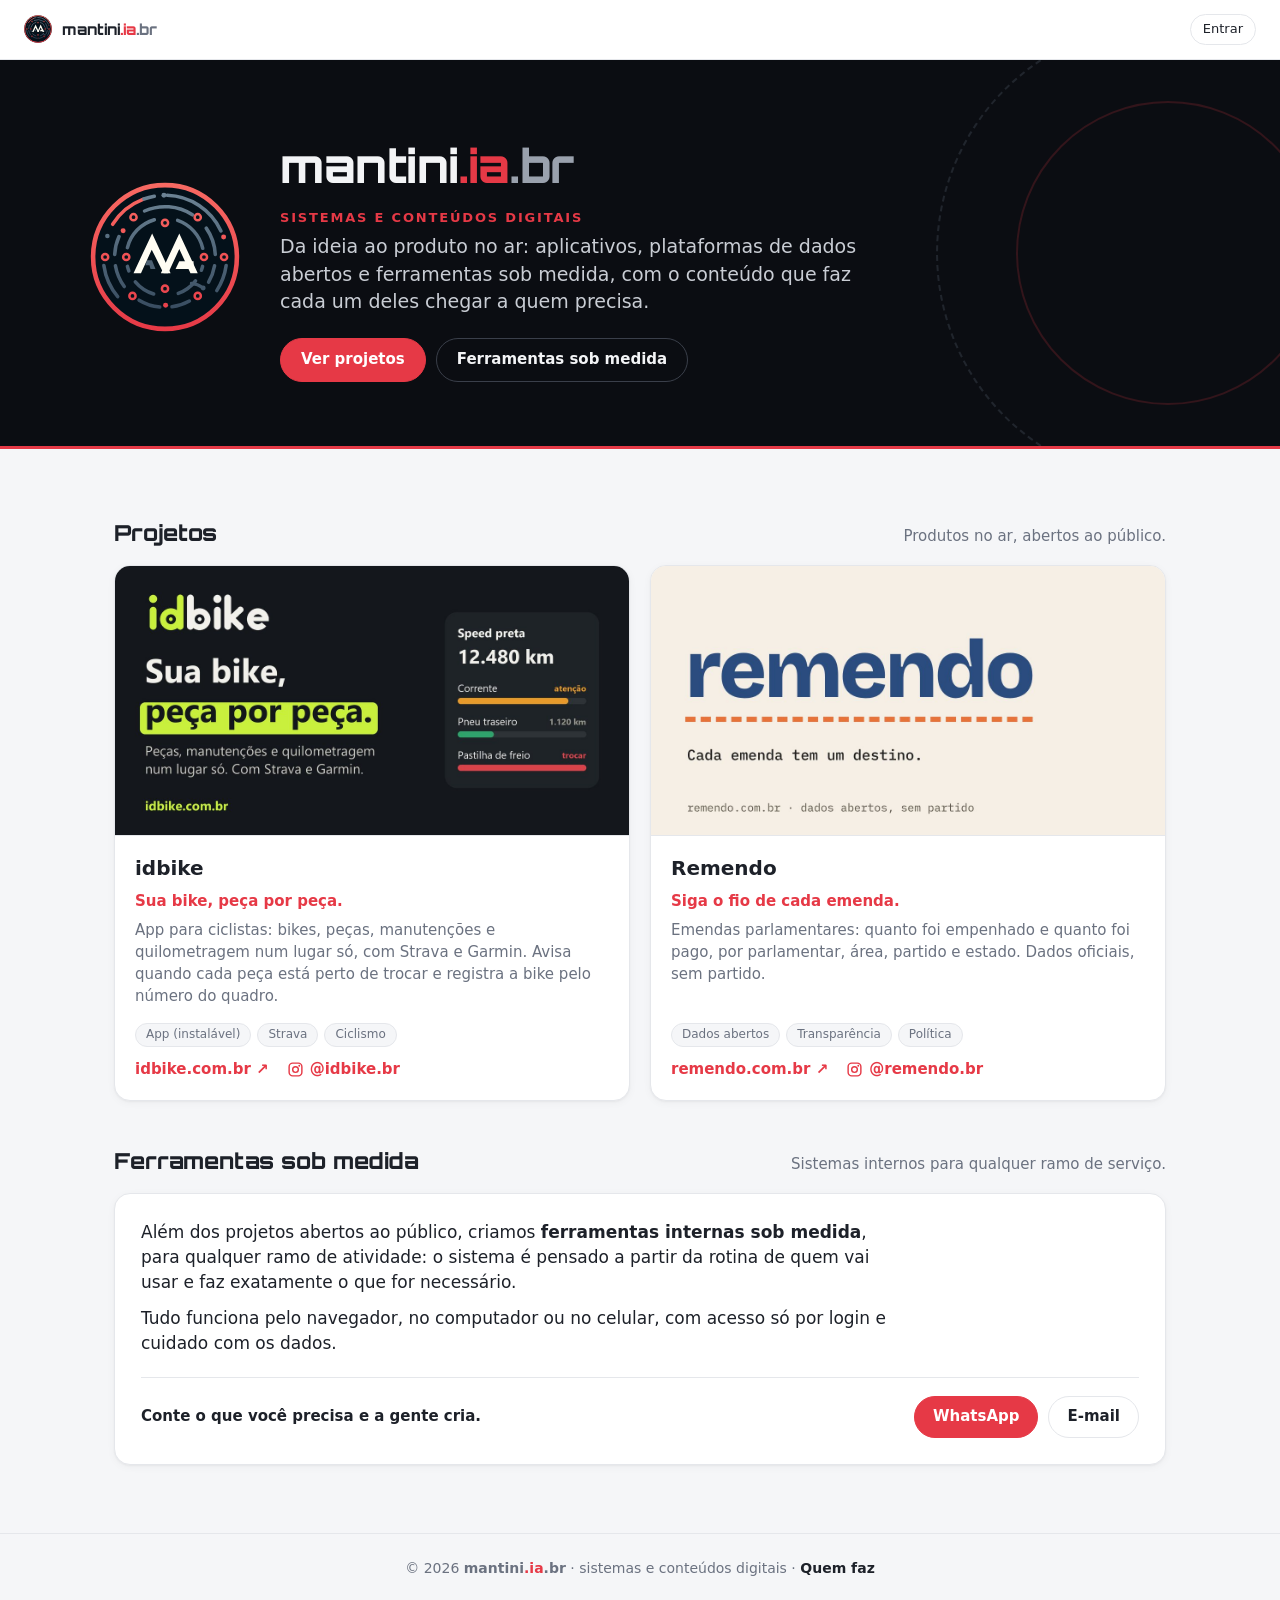
<file: index.html>
<!doctype html>
<html lang="pt-BR">
<head>
  <meta charset="utf-8">
  <meta name="viewport" content="width=device-width, initial-scale=1">
  <title>mantini.ia.br — sistemas e conteúdos digitais</title>
  <meta name="description" content="mantini.ia.br: produção de sistemas e conteúdos digitais. Conheça o idbike e o Remendo, e peça ferramentas internas sob medida para o seu trabalho.">
  <meta property="og:title" content="mantini.ia.br — sistemas e conteúdos digitais">
  <meta property="og:description" content="Produção de sistemas e conteúdos digitais: da ideia ao produto no ar. idbike, Remendo e mais.">
  <meta property="og:image" content="https://www.mantini.ia.br/assets/icon-512.png?v=20261121">
  <meta property="og:type" content="website">
  <link rel="stylesheet" href="assets/base.css?v=20261118a">
  <link rel="icon" href="assets/icon.svg?v=20261121">
  <link rel="icon" type="image/png" sizes="32x32" href="assets/favicon-32.png?v=20261121">
  <link rel="apple-touch-icon" href="assets/icon-512.png?v=20261121">
  <style>
    html { scroll-behavior: smooth; }
    main { max-width: 1100px; }

    /* ---------- apresentação ---------- */
    .hero {
      background: #0b0d12; color: #f3f4f6; position: relative; overflow: hidden;
      padding: 72px 24px 64px; border-bottom: 3px solid var(--accent);
    }
    .hero::before, .hero::after { /* órbitas do símbolo, ao fundo */
      content: ''; position: absolute; top: 50%; border-radius: 50%; transform: translateY(-50%); pointer-events: none;
    }
    .hero::before { right: -120px; width: 460px; height: 460px; border: 2px dashed rgba(91, 101, 115, .28); }
    .hero::after { right: -40px; width: 300px; height: 300px; border: 2px solid rgba(230, 57, 70, .18); }
    .hero-in { max-width: 1100px; margin: 0 auto; display: flex; gap: 40px; align-items: center; position: relative; }
    .hero-in > img { width: 150px; height: 150px; flex: none; }
    .hero h1 { font-family: 'Orbitron', system-ui, sans-serif; font-weight: 800; font-size: clamp(30px, 5vw, 46px); margin: 0 0 10px; letter-spacing: -.01em; }
    .hero .tag-hero { text-transform: uppercase; letter-spacing: .14em; font-size: 13px; font-weight: 700; color: var(--accent); margin: 0 0 6px; }
    .hero h1 .ia { color: var(--accent); } .hero h1 .tld { color: #9aa1ad; font-weight: 800; }
    .hero p.lead { font-size: 19px; color: #c9cdd4; margin: 0 0 22px; max-width: 620px; }
    .hero .cta { display: flex; gap: 10px; flex-wrap: wrap; }
    .hero .cta a { border-radius: 999px; padding: 10px 20px; font-weight: 600; }
    .hero .cta .principal { background: var(--accent); color: #fff; border: 1px solid var(--accent); }
    .hero .cta .secundario { color: #f3f4f6; border: 1px solid #3a3f4a; }
    .hero .cta a:hover { text-decoration: none; filter: brightness(1.1); }
    @media (max-width: 700px) { .hero-in { flex-direction: column; text-align: center; gap: 20px; } .hero-in > img { width: 110px; height: 110px; } .hero .cta { justify-content: center; } .hero::before, .hero::after { display: none; } }

    /* ---------- seções ---------- */
    section.bloco { margin: 44px 0; }
    .titulo-secao { display: flex; align-items: baseline; justify-content: space-between; gap: 12px; flex-wrap: wrap; margin-bottom: 16px; }
    .titulo-secao h2 { font-family: 'Orbitron', system-ui, sans-serif; font-size: 22px; margin: 0; }
    .titulo-secao p { margin: 0; color: var(--muted); }

    /* projetos públicos */
    .projetos { display: grid; grid-template-columns: repeat(auto-fit, minmax(320px, 1fr)); gap: 20px; }
    .projeto { display: flex; flex-direction: column; background: var(--card); border: 1px solid var(--line); border-radius: 16px; overflow: hidden; color: var(--text); box-shadow: var(--shadow); transition: transform .15s, border-color .15s; }
    .projeto:hover { transform: translateY(-3px); border-color: var(--accent); text-decoration: none; }
    .projeto img { width: 100%; height: auto; aspect-ratio: 1200 / 630; object-fit: cover; display: block; border-bottom: 1px solid var(--line); }
    .projeto .corpo { padding: 18px 20px 20px; display: flex; flex-direction: column; gap: 8px; flex: 1; }
    .projeto h3 { margin: 0; font-size: 20px; }
    .projeto .slogan { color: var(--accent); font-weight: 600; margin: 0; }
    .projeto p { margin: 0; color: var(--muted); }
    .projeto .tags { display: flex; gap: 6px; flex-wrap: wrap; margin-top: auto; padding-top: 8px; }
    .projeto .tags span { font-size: 12px; padding: 2px 10px; border-radius: 999px; background: var(--bg); border: 1px solid var(--line); color: var(--muted); }
    .projeto h3 a { color: var(--text); }
    .projeto .links { display: flex; flex-wrap: wrap; gap: 8px 18px; padding-top: 4px; }
    .projeto .links a { font-weight: 600; color: var(--accent); display: inline-flex; align-items: center; gap: 6px; }
    .projeto .links svg { width: 17px; height: 17px; }

    /* ferramentas internas */
    .sys { display: flex; flex-direction: column; gap: 8px; color: var(--text); }
    .sys:hover { border-color: var(--accent); text-decoration: none; }
    .sys .ico { width: 52px; height: 52px; }
    .sys h3 { margin: 0; font-size: 17px; }
    .soon { opacity: .55; pointer-events: none; }
    .sys.sem-acesso { opacity: .5; cursor: not-allowed; }
    .sys.sem-acesso:hover { border-color: var(--line); }
    .sys .sem { display: none; font-size: 12px; color: var(--muted); }
    .sys.sem-acesso .sem { display: block; }

    /* sob medida (público) */
    .sob-medida { background: var(--card); border: 1px solid var(--line); border-radius: 16px; padding: 26px; box-shadow: var(--shadow); }
    .sob-medida > p.intro { margin: 0 0 12px; font-size: 17px; max-width: 760px; }
    .contato-sm { display: flex; align-items: center; justify-content: space-between; gap: 14px; flex-wrap: wrap; margin-top: 22px; padding-top: 18px; border-top: 1px solid var(--line); }
    .contato-sm p { margin: 0; font-weight: 600; }
    .contato-sm .botoes { display: flex; gap: 10px; flex-wrap: wrap; }
    .contato-sm a { border-radius: 999px; padding: 9px 18px; font-weight: 600; border: 1px solid var(--line); color: var(--text); }
    .contato-sm a.principal { background: var(--accent); border-color: var(--accent); color: #fff; }
    .contato-sm a:hover { text-decoration: none; filter: brightness(1.05); }

    footer.rodape { border-top: 1px solid var(--line); padding: 24px; text-align: center; color: var(--muted); font-size: 14px; }
    footer.rodape a { color: var(--text); font-weight: 600; }
    footer.rodape .ia { color: var(--accent); }
  </style>
</head>
<body>
  <header class="topbar"><a class="brand" href="./"><img src="assets/icon.svg?v=20261121" width="28" height="28" alt=""><span>mantini<span class="ia">.ia</span><span class="tld">.br</span></span></a><span class="spacer"></span><span id="user-slot"></span></header>

  <div class="hero">
    <div class="hero-in">
      <img src="assets/icon.svg?v=20261121" width="150" height="150" alt="">
      <div>
        <h1>mantini<span class="ia">.ia</span><span class="tld">.br</span></h1>
        <p class="tag-hero">Sistemas e conteúdos digitais</p>
        <p class="lead">Da ideia ao produto no ar: aplicativos, plataformas de dados abertos e ferramentas sob medida, com o conteúdo que faz cada um deles chegar a quem precisa.</p>
        <div class="cta">
          <a class="principal" href="#projetos">Ver projetos</a>
          <a class="secundario" id="cta-2" href="#sob-medida">Ferramentas sob medida</a>
        </div>
      </div>
    </div>
  </div>

  <main>
    <div id="ferramentas-slot"></div>
    <template id="tpl-ferramentas">
    <!-- ===================== FERRAMENTAS INTERNAS (só com login) ===================== -->
    <section class="bloco" id="ferramentas">
      <div class="titulo-secao">
        <h2>Ferramentas internas</h2>
        <p>Sistemas liberados para a sua conta.</p>
      </div>
      <div id="aud-portal" class="notice hidden"></div>
      <div class="grid">
        <a class="card sys" href="in_clock/" data-sistema="in_clock">
          <img class="ico" src="assets/sistemas/in_clock.svg?v=20261121" alt="">
          <h3>in_clock</h3><span class="sem">Sem acesso — fale com o administrador</span>
          <span class="muted small">Cronômetro de tarefas (categoria e quantidade), ponto com banco de horas e exportação para .xlsx/CSV.</span>
        </a>
        <a class="card sys" href="processos/" data-sistema="processos">
          <img class="ico" src="assets/sistemas/processos.svg?v=20261121" alt="">
          <h3>Processos</h3><span class="sem">Sem acesso — fale com o administrador</span>
          <span class="muted small">Acompanhamento pessoal de processos: documentos do tribunal, última publicação, audiências com contador de dias e aviso diário por e-mail.</span>
        </a>
        <a class="card sys" href="clientes/" data-sistema="clientes">
          <img class="ico" src="assets/sistemas/clientes.svg?v=20261121" alt="">
          <h3>Clientes</h3><span class="sem">Sem acesso — fale com o administrador</span>
          <span class="muted small">Fichas de clientes, contratos (honorários e outros), parcelas a receber, cobrança pelo WhatsApp e recibo em PDF.</span>
        </a>
        <a class="card sys" href="lgpd/" data-sistema="lgpd">
          <img class="ico" src="assets/sistemas/lgpd.svg?v=20261122" alt="">
          <h3>Kit LGPD</h3><span class="sem">Sem acesso — fale com o administrador</span>
          <span class="muted small">Inventário das operações de tratamento (ROPA) por empresa atendida, com modelos prontos, alertas de base legal, Excel e relatório em PDF.</span>
        </a>
        <a class="card sys" href="videos/">
          <img class="ico" src="assets/sistemas/videos.svg?v=20261125" alt="">
          <h3>Juntar vídeos</h3>
          <span class="muted small">Junta os vídeos .avi da câmera de ação num único MP4 pronto para o YouTube e gera o resumo dos melhores momentos (gols, maior velocidade). Tudo no seu computador, sem enviar os vídeos.</span>
        </a>
        <!-- Novo sistema: copie um bloco acima e aponte o href para a pasta do sistema. -->
        <div class="card sys soon">
          <img class="ico" src="assets/sistemas/novo.svg?v=20261121" alt="">
          <h3>Próximo sistema</h3>
          <span class="muted small">Em breve.</span>
        </div>
      </div>
    </section>
    </template>

    <!-- ===================== PROJETOS ===================== -->
    <section class="bloco" id="projetos">
      <div class="titulo-secao">
        <h2>Projetos</h2>
        <p>Produtos no ar, abertos ao público.</p>
      </div>
      <div class="projetos">
        <div class="projeto">
          <a href="https://idbike.com.br" target="_blank" rel="noopener" tabindex="-1" aria-hidden="true"><img src="assets/projetos/idbike.jpg" width="1200" height="630" alt="idbike — Sua bike, peça por peça" loading="lazy"></a>
          <div class="corpo">
            <h3><a href="https://idbike.com.br" target="_blank" rel="noopener">idbike</a></h3>
            <p class="slogan">Sua bike, peça por peça.</p>
            <p>App para ciclistas: bikes, peças, manutenções e quilometragem num lugar só, com Strava e Garmin. Avisa quando cada peça está perto de trocar e registra a bike pelo número do quadro.</p>
            <div class="tags"><span>App (instalável)</span><span>Strava</span><span>Ciclismo</span></div>
            <div class="links">
              <a href="https://idbike.com.br" target="_blank" rel="noopener">idbike.com.br ↗</a>
              <a href="https://www.instagram.com/idbike.br/" target="_blank" rel="noopener" class="insta"><svg viewBox="0 0 24 24" aria-hidden="true"><rect x="3" y="3" width="18" height="18" rx="5" fill="none" stroke="currentColor" stroke-width="2"/><circle cx="12" cy="12" r="4" fill="none" stroke="currentColor" stroke-width="2"/><circle cx="17.3" cy="6.7" r="1.3" fill="currentColor"/></svg>@idbike.br</a>
            </div>
          </div>
        </div>
        <div class="projeto">
          <a href="https://remendo.com.br" target="_blank" rel="noopener" tabindex="-1" aria-hidden="true"><img src="assets/projetos/remendo.jpg" width="1200" height="630" alt="Remendo — Cada emenda tem um destino" loading="lazy"></a>
          <div class="corpo">
            <h3><a href="https://remendo.com.br" target="_blank" rel="noopener">Remendo</a></h3>
            <p class="slogan">Siga o fio de cada emenda.</p>
            <p>Emendas parlamentares: quanto foi empenhado e quanto foi pago, por parlamentar, área, partido e estado. Dados oficiais, sem partido.</p>
            <div class="tags"><span>Dados abertos</span><span>Transparência</span><span>Política</span></div>
            <div class="links">
              <a href="https://remendo.com.br" target="_blank" rel="noopener">remendo.com.br ↗</a>
              <a href="https://www.instagram.com/remendo.br/" target="_blank" rel="noopener" class="insta"><svg viewBox="0 0 24 24" aria-hidden="true"><rect x="3" y="3" width="18" height="18" rx="5" fill="none" stroke="currentColor" stroke-width="2"/><circle cx="12" cy="12" r="4" fill="none" stroke="currentColor" stroke-width="2"/><circle cx="17.3" cy="6.7" r="1.3" fill="currentColor"/></svg>@remendo.br</a>
            </div>
          </div>
        </div>
      </div>
    </section>


    <!-- ===================== SOB MEDIDA (público) ===================== -->
    <section class="bloco" id="sob-medida">
      <div class="titulo-secao">
        <h2>Ferramentas sob medida</h2>
        <p>Sistemas internos para qualquer ramo de serviço.</p>
      </div>
      <div class="sob-medida">
        <p class="intro">Além dos projetos abertos ao público, criamos <b>ferramentas internas sob medida</b>, para qualquer ramo de atividade: o sistema é pensado a partir da rotina de quem vai usar e faz exatamente o que for necessário.</p>
        <p class="intro">Tudo funciona pelo navegador, no computador ou no celular, com acesso só por login e cuidado com os dados.</p>
        <div class="contato-sm">
          <p>Conte o que você precisa e a gente cria.</p>
          <div class="botoes">
            <a class="principal" href="https://wa.me/5521995930261?text=Ol%C3%A1!%20Vim%20pelo%20mantini.ia.br%20e%20quero%20conversar%20sobre%20uma%20ferramenta%20sob%20medida." target="_blank" rel="noopener">WhatsApp</a>
            <a href="mailto:pmantinidev@gmail.com?subject=Ferramenta%20sob%20medida%20(mantini.ia.br)">E-mail</a>
          </div>
        </div>
      </div>
    </section>
  </main>

  <footer class="rodape">
    © <span id="ano">2026</span> <b>mantini<span class="ia">.ia</span>.br</b> · sistemas e conteúdos digitais · <a href="quem-faz/">Quem faz</a>
  </footer>

  <script src="assets/vendor/supabase-2.119.0.js"></script>
  <script src="assets/config.js"></script>
  <script src="assets/auth.js?v=20261115a" data-root="./"></script>
  <script src="assets/agenda.js?v=20261116a"></script>
  <script>
    document.getElementById('ano').textContent = new Date().getFullYear();

    // Ferramentas internas: só aparecem para quem está logado (o público vê "Ferramentas sob medida").
    Auth.ready.then(({ user }) => {
      if (!user) return;
      const slot = document.getElementById('ferramentas-slot');
      slot.replaceWith(document.getElementById('tpl-ferramentas').content.cloneNode(true));
      const cta = document.getElementById('cta-2');
      cta.href = '#ferramentas'; cta.textContent = 'Ferramentas internas';
      marcarAcessos();
    });

    // Sistemas liberados para a conta (definidos no admin)
    async function marcarAcessos() {
      const { data: meus } = await Auth.sb.rpc('meus_sistemas');
      const lista = meus || [];
      document.querySelectorAll('a.sys[data-sistema]').forEach((a) => {
        if (lista.includes(a.dataset.sistema)) return;
        a.classList.add('sem-acesso'); a.removeAttribute('href'); a.setAttribute('aria-disabled', 'true');
      });
      if (lista.includes('processos')) avisarAudiencias();
    }

    // Audiências próximas (sistema Processos)
    async function avisarAudiencias() {
      const pf = await Auth.sb.from('preferencias').select('dias_aviso_audiencia').maybeSingle();
      if (pf.data) Agenda.setAvisoDias(pf.data.dias_aviso_audiencia);
      const inicioHoje = new Date(); inicioHoje.setHours(0, 0, 0, 0);
      const { data, error } = await Auth.sb.from('audiencias')
        .select('id, data_hora, tipo, local, realizada, processos!inner(id, numero, titulo, excluido_em)')
        .is('processos.excluido_em', null).eq('realizada', false).gte('data_hora', inicioHoje.toISOString()).order('data_hora');
      if (error || !data) return;
      const prox = Agenda.proximas(data);
      const box = document.getElementById('aud-portal');
      if (!prox.length) return;
      const esc = (t) => String(t ?? '').replace(/[&<>"']/g, (c) => ({ '&': '&amp;', '<': '&lt;', '>': '&gt;', '"': '&quot;', "'": '&#39;' }[c]));
      box.innerHTML = `📅 <b>${prox.length}</b> audiência(s) nos próximos ${Agenda.avisoDias()} dias:<ul style="margin:6px 0 0">` + prox.map((a) =>
        `<li><b>${Agenda.rotulo(a.data_hora)}</b> — ${esc(Agenda.dataHora(a.data_hora))} · ${esc(a.tipo || 'Audiência')} · ` +
        `<a href="processos/#/p/${a.processos.id}">${esc(a.processos.titulo || a.processos.numero)}</a></li>`).join('') + '</ul>';
      box.classList.remove('hidden');
      Agenda.notificar(data, (a) => a.processos, (a) => '/processos/#/p/' + a.processos.id);
    }
  </script>
</body>
</html>
</file>
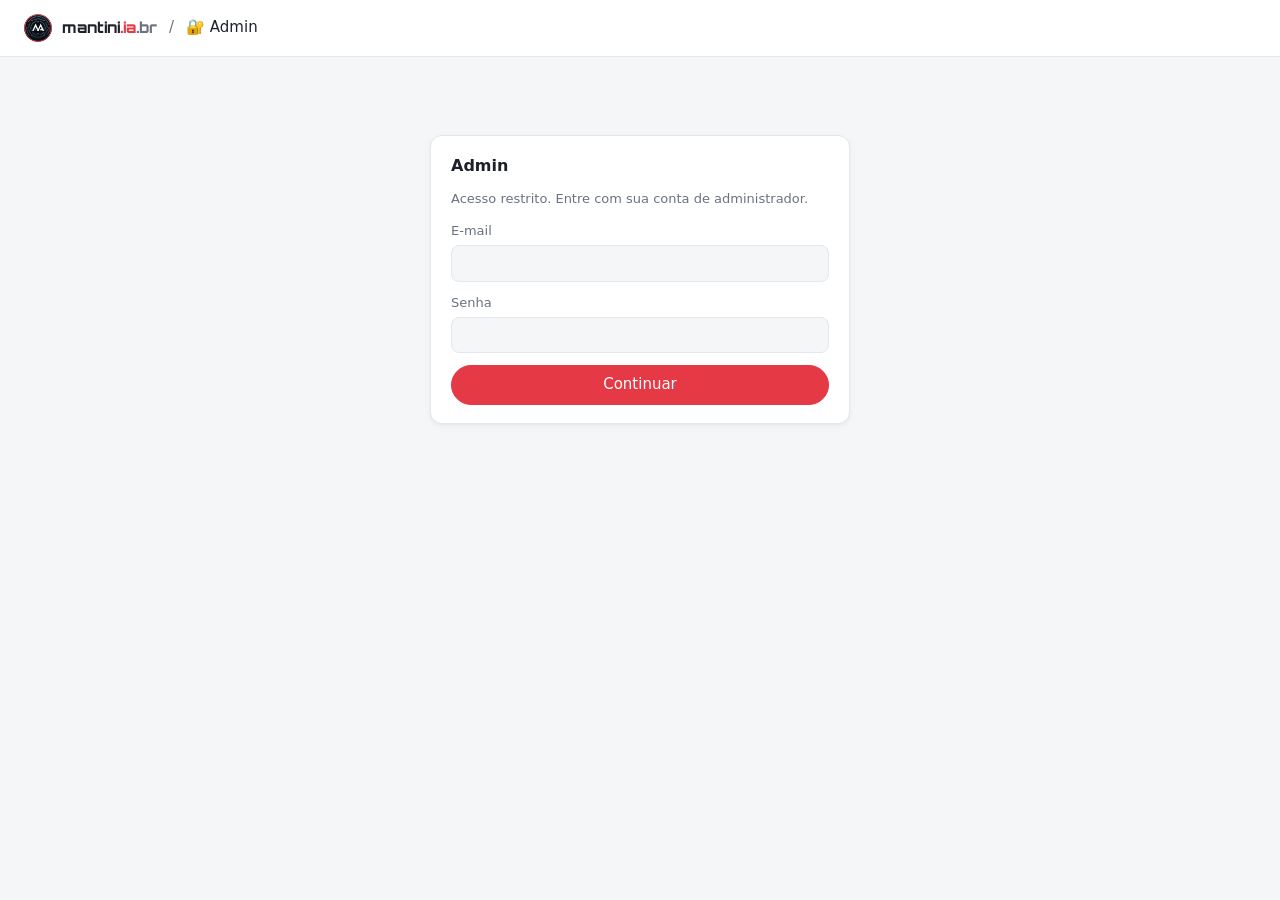
<file: admin/index.html>
<!doctype html>
<html lang="pt-BR">
<head>
  <meta charset="utf-8">
  <meta name="viewport" content="width=device-width, initial-scale=1">
  <!-- Admin: fora do Google, sem cache e sem scripts de fora -->
  <meta name="robots" content="noindex, nofollow">
  <meta http-equiv="Cache-Control" content="no-store">
  <meta http-equiv="Content-Security-Policy" content="default-src 'self'; script-src 'self'; style-src 'self'; img-src 'self' data:; font-src 'self'; connect-src 'self' https://wlgehyqvzqniorgtodrg.supabase.co; object-src 'none'; base-uri 'none'; form-action 'none'">
  <meta name="referrer" content="no-referrer">
  <title>Admin — mantini.ia.br</title>
  <link rel="stylesheet" href="../assets/base.css?v=20261116a">
  <link rel="stylesheet" href="admin.css?v=20261115a">
  <link rel="icon" href="../assets/icon.svg?v=20261121">
  <link rel="icon" type="image/png" sizes="32x32" href="../assets/favicon-32.png?v=20261121">
</head>
<body>
  <header class="topbar">
    <a class="brand" href="../"><img src="../assets/icon.svg?v=20261121" width="28" height="28" alt=""><span>mantini<span class="ia">.ia</span><span class="tld">.br</span></span></a>
    <span class="sep">/</span><span class="sys-name">🔐 Admin</span>
    <span class="spacer"></span>
    <span id="conta" class="hidden"><span id="conta-email" class="muted small"></span> <button id="sair">Sair</button></span>
  </header>

  <main>
    <!-- carregando -->
    <section id="etapa-carregando" class="card box"><p class="muted">Carregando…</p></section>

    <!-- 1. login -->
    <section id="etapa-login" class="card box hidden">
      <h2>Admin</h2>
      <p class="small muted">Acesso restrito. Entre com sua conta de administrador.</p>
      <form id="form-login" class="stack">
        <label class="field">E-mail<input type="email" id="email" autocomplete="username" required></label>
        <label class="field">Senha<input type="password" id="senha" autocomplete="current-password" required></label>
        <button class="primary" type="submit">Continuar</button>
      </form>
    </section>

    <!-- 2a. código do autenticador -->
    <section id="etapa-totp" class="card box hidden">
      <h2>Código do autenticador</h2>
      <p class="small muted">Abra o aplicativo autenticador (Google Authenticator, Microsoft Authenticator, Authy…) e digite o código de 6 dígitos de <b>mantini.ia.br admin</b>.</p>
      <form id="form-totp" class="stack">
        <input id="codigo-totp" inputmode="numeric" autocomplete="one-time-code" pattern="[0-9]{6}" maxlength="6" required placeholder="000000" class="codigo">
        <button class="primary" type="submit">Entrar</button>
      </form>
    </section>

    <!-- 2b. cadastrar autenticador (primeiro acesso) -->
    <section id="etapa-cadastrar" class="card box hidden">
      <h2>Ative o segundo fator</h2>
      <p class="small muted">O admin exige um aplicativo autenticador. Escaneie o QR code com o aplicativo (ou digite a chave) e confirme com o código gerado.</p>
      <div class="qr"><img id="qr" alt="QR code do autenticador"></div>
      <p class="small">Chave: <code id="segredo"></code></p>
      <form id="form-cadastrar" class="stack">
        <input id="codigo-novo" inputmode="numeric" autocomplete="one-time-code" pattern="[0-9]{6}" maxlength="6" required placeholder="000000" class="codigo">
        <button class="primary" type="submit">Confirmar e entrar</button>
      </form>
    </section>

    <!-- negado -->
    <section id="etapa-negado" class="card box hidden">
      <h2>Sem acesso</h2>
      <p>Esta conta não tem acesso ao admin. A tentativa foi registrada.</p>
      <p><a href="../">← Voltar ao início</a></p>
    </section>

    <p id="msg" class="small" role="status"></p>

    <!-- 3. painel -->
    <section id="etapa-painel" class="hidden">
      <div class="resumo" id="resumo"></div>

      <div class="card">
        <h2>Novo usuário</h2>
        <form id="form-novo" class="row">
          <label class="field grow">E-mail<input type="email" id="novo-email" required></label>
          <fieldset class="field"><legend>Sistemas</legend><span id="novo-sistemas" class="checks"></span></fieldset>
          <fieldset class="field"><legend>Senha</legend>
            <span class="checks">
              <label><input type="radio" name="modo" value="senha" checked> Senha temporária (eu passo para a pessoa)</label>
              <label><input type="radio" name="modo" value="link"> Link por e-mail (a pessoa cria a senha)</label>
            </span>
          </fieldset>
          <label class="check-admin"><input type="checkbox" id="novo-admin"> Admin</label>
          <button class="primary" type="submit">Criar</button>
        </form>
      </div>

      <div class="card">
        <div class="head"><h2>Usuários</h2><input id="busca" placeholder="Buscar e-mail…"></div>
        <div class="tabela"><table>
          <thead><tr><th>Usuário</th><th>Sistemas</th><th>Último acesso</th><th class="num">Uso</th><th></th></tr></thead>
          <tbody id="usuarios"></tbody>
        </table></div>
      </div>

      <div class="card">
        <h2>Auditoria</h2>
        <div class="tabela"><table>
          <thead><tr><th>Quando</th><th>Quem</th><th>Ação</th><th>Conta</th><th>Detalhe</th></tr></thead>
          <tbody id="log"></tbody>
        </table></div>
      </div>
      <p class="small muted">A sessão do admin vale só nesta aba e termina após 30 minutos sem uso.</p>
    </section>
  </main>

  <!-- resultado com senha temporária -->
  <dialog id="dlg-senha">
    <h2>Senha temporária</h2>
    <p class="small">Passe esta senha para <b id="senha-email"></b> por um canal seguro. Ela <b>não será mostrada de novo</b>. No primeiro acesso, a pessoa precisará criar uma senha própria.</p>
    <p class="senha-box"><code id="senha-valor"></code> <button id="copiar">Copiar</button></p>
    <div class="actions"><button id="fechar-senha" class="primary">Fechei, já copiei</button></div>
  </dialog>

  <!-- confirmar exclusão -->
  <dialog id="dlg-excluir">
    <form id="form-excluir">
      <h2>Excluir conta</h2>
      <p class="small">Isso apaga a conta <b id="excluir-email"></b>, todos os processos, andamentos, audiências e documentos dela. Não dá para desfazer.</p>
      <label class="field">Digite o e-mail para confirmar<input id="excluir-confirmar" required autocomplete="off"></label>
      <div class="actions"><button type="button" id="cancelar-excluir">Cancelar</button><button class="danger" type="submit">Excluir</button></div>
    </form>
  </dialog>

  <script src="../assets/vendor/supabase-2.119.0.js"></script>
  <script src="../assets/config.js"></script>
  <script src="admin.js?v=20261122a"></script>
</body>
</html>
</file>
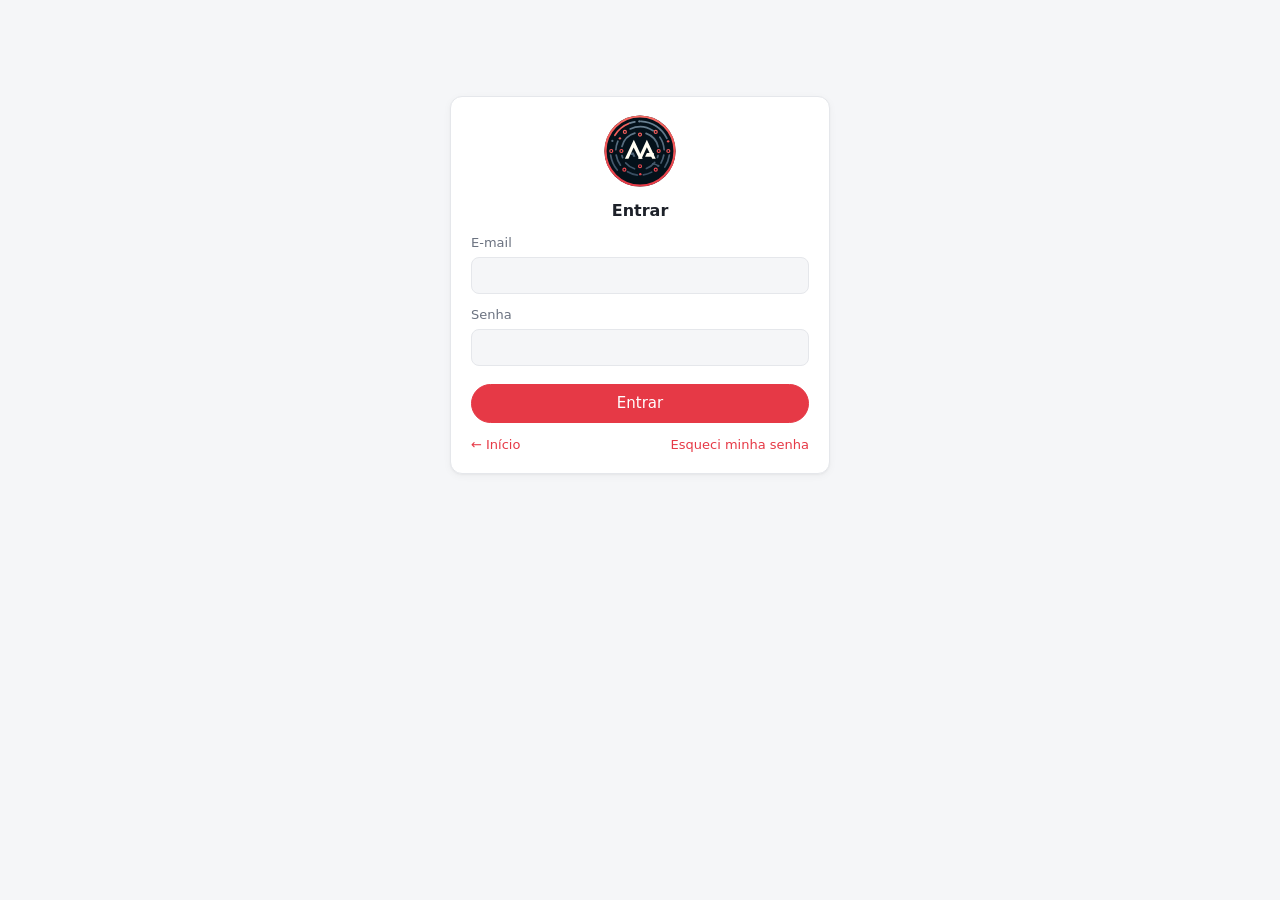
<file: clientes/index.html>
<!doctype html>
<html lang="pt-BR">
<head>
  <meta charset="utf-8">
  <meta name="viewport" content="width=device-width, initial-scale=1">
  <title>Clientes — mantini.ia.br</title>
  <link rel="stylesheet" href="../assets/base.css?v=20261116a">
  <link rel="icon" href="../assets/sistemas/clientes.svg?v=20261121">
  <style>
    .toolbar { display: flex; flex-wrap: wrap; gap: 10px; align-items: end; margin-bottom: 14px; }
    .toolbar .grow { flex: 1; min-width: 200px; }
    tbody tr.click { cursor: pointer; }
    td.actions { white-space: nowrap; text-align: right; }
    td.actions button, .mini { padding: 3px 10px; font-size: 12px; }
    .tabela-wrap { overflow-x: auto; }
    table td { overflow-wrap: anywhere; }
    td.num, th.num { text-align: right; white-space: nowrap; font-variant-numeric: tabular-nums; }
    .pill { display: inline-block; padding: 1px 9px; border-radius: 999px; font-size: 12px; background: var(--line); color: var(--muted); white-space: nowrap; }
    .pill.pago { background: #dcfce7; color: #166534; }
    .pill.vencido { background: #fee2e2; color: #b91c1c; font-weight: 600; }
    .pill.hoje { background: #fee2e2; color: #b91c1c; }
    .pill.breve { background: #fef3c7; color: #92400e; }
    @media (prefers-color-scheme: dark) { .pill.pago { background: #14351f; color: #86efac; } .pill.vencido, .pill.hoje { background: #4c1d1d; color: #fca5a5; } .pill.breve { background: #42300f; color: #fcd34d; } }
    .head { display: flex; flex-wrap: wrap; gap: 12px; align-items: center; justify-content: space-between; }
    .head h1 { margin: 0; font-size: 22px; }
    .resumo { display: grid; grid-template-columns: repeat(auto-fit, minmax(200px, 1fr)); gap: 14px; margin-bottom: 16px; }
    .resumo .card { margin: 0; }
    .resumo span { display: block; font-size: 12px; color: var(--muted); text-transform: uppercase; letter-spacing: .03em; }
    .resumo b { font-size: 24px; font-variant-numeric: tabular-nums; }
    .resumo small { color: var(--muted); }
    .resumo .alerta b { color: var(--danger); }
    .ficha { display: grid; grid-template-columns: repeat(auto-fit, minmax(220px, 1fr)); gap: 10px 24px; margin-top: 12px; }
    .ficha div span { display: block; font-size: 12px; color: var(--muted); }
    .contrato { border: 1px solid var(--line); border-radius: 12px; padding: 14px 16px; margin-bottom: 14px; }
    .contrato.encerrado { opacity: .65; }
    .pill.tipo-ct { background: var(--accent-soft); color: var(--accent); }
    .contrato.soltar { border-color: var(--accent); background: var(--accent-soft); }
    .anexos { display: flex; flex-wrap: wrap; gap: 6px 14px; align-items: center; margin-top: 8px; font-size: 14px; }
    .anexo { display: inline-flex; gap: 4px; align-items: center; border: 1px solid var(--line); border-radius: 999px; padding: 2px 4px 2px 10px; }
    .anexo a { overflow-wrap: anywhere; }
    label.btn.mini { cursor: pointer; }
    .contrato h3 { margin: 0; font-size: 16px; }
    .contrato .meta { color: var(--muted); font-size: 13px; }
    .contrato table { margin-top: 10px; }
    .prev { font-size: 13px; color: var(--muted); border: 1px dashed var(--line); border-radius: 8px; padding: 8px 10px; }
    form .stack { display: flex; flex-direction: column; gap: 10px; }
    .field small { color: var(--muted); }
    .vazio { color: var(--muted); padding: 10px 0; }
    #toast { position: fixed; bottom: 18px; left: 50%; transform: translateX(-50%); background: var(--text); color: var(--bg); padding: 10px 16px; border-radius: 10px; font-size: 14px; display: none; z-index: 10; }
    #toast button { margin-left: 12px; padding: 3px 12px; font-size: 13px; border-color: transparent; }
    dialog.largo { width: min(760px, 96vw); }
  </style>
</head>
<body>
  <header class="topbar">
    <a class="brand" href="../"><img src="../assets/icon.svg?v=20261121" width="28" height="28" alt=""><span>mantini<span class="ia">.ia</span><span class="tld">.br</span></span></a><span class="sep">/</span><a href="#/" class="sys-name"><img src="../assets/sistemas/clientes.svg?v=20261121" width="28" height="28" alt="">Clientes</a>
    <span class="spacer"></span>
    <span id="user-slot"></span>
  </header>

  <main>
    <!-- ============ PRINCIPAL ============ -->
    <section id="view-main">
      <nav class="tabs" id="abas">
        <button data-aba="painel" class="active">Painel</button>
        <button data-aba="clientes">Clientes</button>
        <button data-aba="parcelas">Parcelas <span id="venc-qtd" class="badge hidden"></span></button>
        <span class="spacer" style="flex:1"></span>
        <button id="btn-emitente" title="Dados que saem no recibo">⚙️ Dados do recibo</button>
      </nav>

      <!-- painel -->
      <div id="aba-painel">
        <div class="resumo">
          <div class="card alerta"><span>Vencidas</span><b id="r-vencidas">—</b><small id="r-vencidas-q"></small></div>
          <div class="card"><span>A receber este mês</span><b id="r-mes">—</b><small id="r-mes-q"></small></div>
          <div class="card"><span>Recebido este mês</span><b id="r-recebido-mes">—</b><small id="r-recebido-mes-q"></small></div>
          <div class="card"><span>Recebido no ano</span><b id="r-recebido-ano">—</b><small id="r-recebido-ano-q"></small></div>
        </div>
        <div class="card">
          <div class="head" style="margin-bottom:6px"><h2 style="margin:0">Vencidas e próximos 30 dias</h2><button class="primary" id="btn-novo-cliente2">Novo cliente</button></div>
          <div class="tabela-wrap"><table>
            <thead><tr><th>Vencimento</th><th>Cliente</th><th>Contrato</th><th class="num">Valor</th><th></th><th></th></tr></thead>
            <tbody id="painel-body"></tbody>
          </table></div>
        </div>
      </div>

      <!-- clientes -->
      <div id="aba-clientes" class="hidden">
        <div class="toolbar">
          <label class="field grow">Buscar<input id="q" placeholder="nome, CPF/CNPJ, e-mail, telefone…"></label>
          <label class="small" style="display:flex;gap:6px;align-items:center;padding-bottom:8px"><input type="checkbox" id="f-inativos"> Mostrar inativos</label>
          <button id="btn-export-clientes">Exportar .xlsx</button>
          <button class="primary" id="btn-novo-cliente">Novo cliente</button>
        </div>
        <div class="card tabela-wrap">
          <table>
            <thead><tr><th>Nome</th><th>CPF/CNPJ</th><th>Contato</th><th class="num">Processos</th><th class="num">A receber</th><th class="num">Vencido</th></tr></thead>
            <tbody id="clientes-body"><tr><td colspan="6" class="muted">Carregando…</td></tr></tbody>
          </table>
        </div>
      </div>

      <!-- parcelas -->
      <div id="aba-parcelas" class="hidden">
        <div class="toolbar">
          <label class="field">Mostrar
            <select id="f-parc"><option value="abertas">A receber</option><option value="vencidas">Vencidas</option><option value="recebidas">Recebidas</option></select>
          </label>
          <label class="field" id="f-mes-wrap">Mês<input type="month" id="f-mes"></label>
          <span class="grow"></span>
          <span class="small muted" id="parc-total"></span>
          <button id="btn-export-parcelas">Exportar .xlsx</button>
        </div>
        <div class="card tabela-wrap">
          <table>
            <thead><tr><th>Vencimento</th><th>Cliente</th><th>Contrato / parcela</th><th class="num">Valor</th><th>Situação</th><th></th></tr></thead>
            <tbody id="parc-body"></tbody>
          </table>
        </div>
      </div>
    </section>

    <!-- ============ CLIENTE ============ -->
    <section id="view-cliente" class="hidden">
      <p><a href="#/clientes">← Todos os clientes</a></p>
      <div class="card">
        <div class="head">
          <div><h1 id="c-nome"></h1><div class="muted" id="c-sub"></div></div>
          <div class="row">
            <a class="btn hidden" id="c-whats" target="_blank" rel="noopener">WhatsApp</a>
            <a class="btn hidden" id="c-mail">E-mail</a>
            <button id="c-edit">Editar</button>
            <button class="danger" id="c-del">Excluir</button>
          </div>
        </div>
        <div class="ficha" id="c-ficha"></div>
      </div>

      <div class="resumo">
        <div class="card"><span>Contratado</span><b id="c-contratado">—</b></div>
        <div class="card"><span>Recebido</span><b id="c-recebido">—</b></div>
        <div class="card"><span>A receber</span><b id="c-areceber">—</b></div>
        <div class="card alerta"><span>Vencido</span><b id="c-vencido">—</b></div>
      </div>

      <div class="card">
        <div class="head" style="margin-bottom:8px"><h2 style="margin:0">Contratos</h2><button class="primary" id="c-novo-contrato">Novo contrato</button></div>
        <div id="c-contratos"></div>
      </div>

      <div class="card" id="c-proc-card">
        <div class="head" style="margin-bottom:8px">
          <h2 style="margin:0">Processos</h2>
          <form id="form-vinc" class="row" autocomplete="off">
            <input id="vinc-proc" list="lista-processos" placeholder="número ou partes do processo…" style="min-width:260px">
            <button type="submit">Vincular</button>
          </form>
        </div>
        <ul id="c-processos" style="margin:0;padding-left:18px"></ul>
        <p class="small muted hidden" id="c-proc-sem">Para vincular processos, peça acesso ao sistema Processos.</p>
      </div>
    </section>
  </main>
  <datalist id="lista-processos"></datalist>

  <!-- Cliente -->
  <dialog id="dlg-cliente">
    <form method="dialog" id="form-cliente">
      <h2 style="margin-top:0" id="cli-titulo">Novo cliente</h2>
      <div class="stack">
        <div class="row">
          <label class="field grow">Nome<input id="cli-nome" required></label>
          <label class="field" style="width:110px">Tipo<select id="cli-tipo"><option value="PF">Pessoa física</option><option value="PJ">Pessoa jurídica</option></select></label>
        </div>
        <label class="field">CPF / CNPJ<input id="cli-doc" inputmode="numeric" placeholder="só números ou com pontuação"><small id="cli-doc-hint"></small></label>
        <div class="row">
          <label class="field grow">E-mail<input id="cli-email" type="email"></label>
          <label class="field grow">Telefone / WhatsApp<input id="cli-tel" inputmode="tel" placeholder="(21) 99999-9999"></label>
        </div>
        <label class="field">Endereço<input id="cli-end"></label>
        <label class="field">Observações<textarea id="cli-obs" rows="2" style="font:inherit;border:1px solid var(--line);border-radius:8px;padding:8px;background:var(--bg);color:var(--text)"></textarea></label>
        <label class="small" style="display:flex;gap:6px;align-items:center"><input type="checkbox" id="cli-ativo" checked> Cliente ativo</label>
      </div>
      <div class="actions"><button value="cancel" formnovalidate>Cancelar</button><button value="ok" class="primary">Salvar</button></div>
    </form>
  </dialog>

  <!-- Contrato -->
  <dialog id="dlg-contrato" class="largo">
    <form method="dialog" id="form-contrato">
      <h2 style="margin-top:0" id="ct-titulo">Novo contrato</h2>
      <div class="stack">
        <div class="row">
          <label class="field" style="width:280px">Tipo de contrato<input id="ct-cat" list="ct-cats" required placeholder="Honorários advocatícios"></label>
          <label class="field grow">Descrição<input id="ct-desc" required placeholder="ex.: Ação trabalhista contra Empresa X; Implantação do sistema"></label>
        </div>
        <datalist id="ct-cats"><option value="Honorários advocatícios"><option value="Consultoria jurídica"><option value="Prestação de serviços">
          <option value="Consultoria"><option value="Desenvolvimento de sistemas"><option value="Manutenção e suporte"><option value="Produção de conteúdo">
          <option value="Locação"><option value="Outro"></datalist>
        <div class="row">
          <label class="field">Forma de cobrança<select id="ct-tipo">
            <option value="fixo">Valor fixo (à vista ou parcelado)</option>
            <option value="mensal">Mensal (valor por mês)</option>
            <option value="exito">Êxito (% do resultado)</option>
            <option value="misto">Fixo + êxito</option></select></label>
          <label class="field">Data do contrato<input id="ct-data" type="date" required></label>
          <label class="field grow" id="ct-proc-wrap">Processo (opcional)<input id="ct-proc" list="lista-processos" placeholder="número ou partes"></label>
        </div>
        <div class="row">
          <label class="field" id="ct-valor-wrap">Valor total (R$)<input id="ct-valor" inputmode="decimal" placeholder="0,00"></label>
          <label class="field" id="ct-mensal-wrap">Valor por mês (R$)<input id="ct-mensal" inputmode="decimal" placeholder="0,00"></label>
          <label class="field" id="ct-perc-wrap">Êxito (%)<input id="ct-perc" inputmode="decimal" placeholder="ex.: 30"></label>
        </div>
        <fieldset id="ct-gerar" style="border:1px solid var(--line);border-radius:10px;padding:10px 12px">
          <legend class="small">Parcelas</legend>
          <div class="row">
            <label class="field" style="width:120px"><span id="ct-n-rot">Nº de parcelas</span><input id="ct-n" type="number" min="1" max="120" value="1"></label>
            <label class="field">1º vencimento<input id="ct-venc" type="date"></label>
          </div>
          <div class="prev" id="ct-prev" style="margin-top:8px"></div>
        </fieldset>
        <label class="field">Observações<input id="ct-obs" placeholder="opcional (ex.: cláusulas, reajuste)"></label>
        <label class="field" id="ct-arquivo-wrap">Anexar o contrato (opcional)<input id="ct-arquivo" type="file" multiple accept=".pdf,.doc,.docx,.odt,.jpg,.jpeg,.png,.heic,.webp"><small>PDF, Word ou foto, até 50 MB cada. Dá para anexar depois também.</small></label>
        <label class="small hidden" id="ct-status-wrap" style="display:flex;gap:6px;align-items:center"><input type="checkbox" id="ct-encerrado"> Contrato encerrado</label>
      </div>
      <div class="actions"><button value="cancel" formnovalidate>Cancelar</button><button value="ok" class="primary">Salvar</button></div>
    </form>
  </dialog>

  <!-- Parcela -->
  <dialog id="dlg-parcela">
    <form method="dialog" id="form-parcela">
      <h2 style="margin-top:0" id="pa-titulo">Nova parcela</h2>
      <div class="stack">
        <label class="field">Descrição<input id="pa-desc" placeholder="opcional (ex.: êxito — acordo homologado)"></label>
        <div class="row">
          <label class="field">Vencimento<input id="pa-venc" type="date" required></label>
          <label class="field">Valor (R$)<input id="pa-valor" inputmode="decimal" required placeholder="0,00"></label>
        </div>
      </div>
      <div class="actions"><button value="cancel" formnovalidate>Cancelar</button><button value="ok" class="primary">Salvar</button></div>
    </form>
  </dialog>

  <!-- Recebimento -->
  <dialog id="dlg-receber">
    <form method="dialog" id="form-receber">
      <h2 style="margin-top:0">Registrar recebimento</h2>
      <p class="small muted" id="rc-desc"></p>
      <div class="stack">
        <div class="row">
          <label class="field">Data do pagamento<input id="rc-data" type="date" required></label>
          <label class="field">Valor recebido (R$)<input id="rc-valor" inputmode="decimal" required></label>
          <label class="field">Forma<select id="rc-forma">
            <option value="pix">PIX</option><option value="transferencia">Transferência</option><option value="dinheiro">Dinheiro</option>
            <option value="cartao">Cartão</option><option value="boleto">Boleto</option><option value="cheque">Cheque</option><option value="outro">Outro</option></select></label>
        </div>
        <label class="field">Observação<input id="rc-obs" placeholder="opcional"></label>
        <label class="small" style="display:flex;gap:6px;align-items:center"><input type="checkbox" id="rc-recibo" checked> Gerar o recibo em PDF agora</label>
      </div>
      <div class="actions"><button value="cancel" formnovalidate>Cancelar</button><button value="ok" class="primary">Salvar</button></div>
    </form>
  </dialog>

  <!-- Recibo (edição antes de gerar o PDF) -->
  <dialog id="dlg-recibo" class="largo">
    <form method="dialog" id="form-recibo" autocomplete="off">
      <h2 style="margin-top:0">Recibo</h2>
      <p class="small muted" style="margin-top:-6px"><b id="rb-numero"></b> · <span id="rb-contrato"></span></p>
      <div class="stack">
        <div class="row" style="align-items:end">
          <label class="field" style="width:130px">Nº do recibo<input id="rb-num" type="number" min="1" step="1" required></label>
          <span class="small muted" id="rb-num-dica" style="padding-bottom:8px"></span>
        </div>
        <div class="row">
          <label class="field grow">Recebi de<input id="rb-pagador" required></label>
          <label class="field">CPF / CNPJ<input id="rb-pagador-doc" placeholder="opcional"></label>
          <label class="field" style="width:140px">Valor (R$)<input id="rb-valor" inputmode="decimal" required></label>
        </div>
        <div class="row">
          <label class="field" style="width:240px">Referente a (serviço)<input id="rb-servico" placeholder="honorários advocatícios"></label>
          <label class="field grow">Descrição<input id="rb-referente"></label>
        </div>
        <label class="field">Pagamento<textarea id="rb-pagamento" rows="2"></textarea></label>
        <label class="field">Quitação<textarea id="rb-quitacao" rows="2"></textarea></label>
        <div class="row">
          <label class="field grow">Cidade<input id="rb-cidade"></label>
          <label class="field">Data do recibo<input id="rb-data" type="date"></label>
        </div>
        <b class="small">Quem recebeu (assinatura)</b>
        <div class="row">
          <label class="field grow">Nome<input id="rb-em-nome" required></label>
          <label class="field grow">Registro profissional<input id="rb-em-reg" placeholder="opcional"></label>
          <label class="field">CPF / CNPJ<input id="rb-em-doc" placeholder="opcional"></label>
        </div>
        <label class="field">Endereço<input id="rb-em-end" placeholder="opcional"></label>
        <div class="prev"><b>Prévia:</b> <span id="rb-prev"></span></div>
      </div>
      <div class="actions">
        <button type="button" id="rb-padrao" style="margin-right:auto">Restaurar padrão</button>
        <button value="cancel" formnovalidate>Cancelar</button>
        <button value="ok" class="primary">Gerar PDF</button>
      </div>
    </form>
  </dialog>

  <!-- Emitente do recibo -->
  <dialog id="dlg-emitente">
    <form method="dialog" id="form-emitente">
      <h2 style="margin-top:0">Dados do recibo</h2>
      <p class="small muted">Aparecem no recibo em PDF, como quem recebeu o pagamento.</p>
      <div class="stack">
        <label class="field">Nome<input id="em-nome" required placeholder="nome completo ou do escritório"></label>
        <div class="row">
          <label class="field grow">CPF / CNPJ<input id="em-doc" inputmode="numeric"></label>
          <label class="field grow">Registro profissional<input id="em-oab" placeholder="ex.: OAB/RJ 123.456, CRC, CREA (opcional)"></label>
        </div>
        <label class="field">Endereço<input id="em-end"></label>
        <div class="row">
          <label class="field grow">Cidade (para a data do recibo)<input id="em-cidade" placeholder="ex.: Rio de Janeiro"></label>
          <label class="field grow">Chave PIX (vai na mensagem de cobrança)<input id="em-pix"></label>
        </div>
        <label class="field">Texto padrão do serviço no recibo<input id="em-servico" placeholder="honorários advocatícios"><small>Sai em "referente a …". Dá para mudar em cada recibo; o contrato guarda o último texto usado.</small></label>
      </div>
      <div class="actions"><button value="cancel" formnovalidate>Cancelar</button><button value="ok" class="primary">Salvar</button></div>
    </form>
  </dialog>

  <div id="toast" role="status"></div>

  <script src="../assets/vendor/supabase-2.119.0.js"></script>
  <script src="../assets/config.js"></script>
  <script src="../assets/auth.js?v=20261115a" data-root="../" data-protect data-sistema="clientes"></script>
  <script src="../assets/export.js"></script>
  <script src="app.js?v=20261123d"></script>
</body>
</html>
</file>
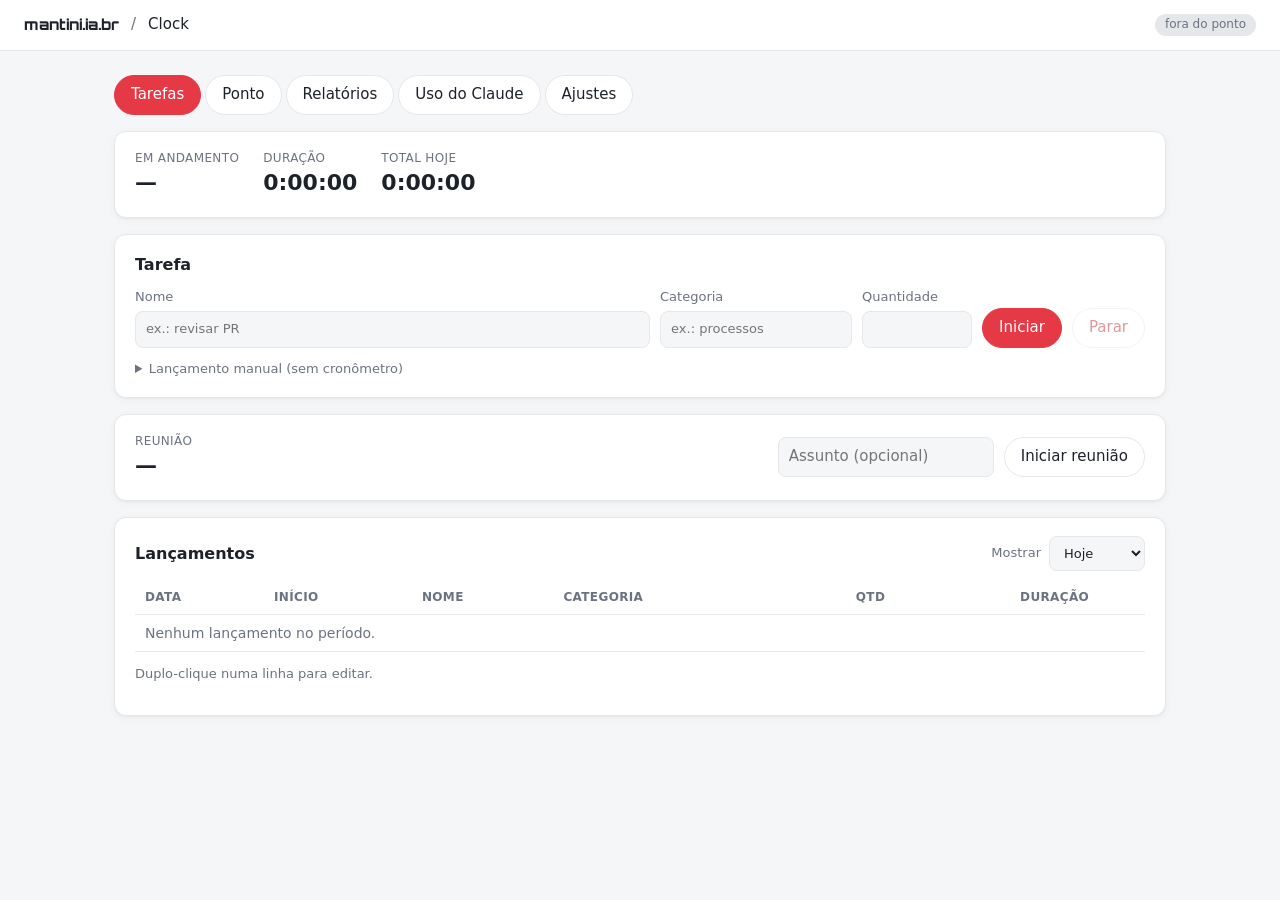
<file: clock/index.html>
<!doctype html>
<html lang="pt-BR">
<head>
  <meta charset="utf-8">
  <meta name="viewport" content="width=device-width, initial-scale=1">
  <title>Clock — mantini.ia.br</title>
  <link rel="stylesheet" href="../assets/base.css">
  <link rel="icon" id="favicon" href="../assets/icon.svg">
  <style>
    .status-line { display: flex; flex-wrap: wrap; gap: 24px; align-items: center; }
    .status-line .stat { display: flex; flex-direction: column; }
    .status-line .stat span:first-child { font-size: 12px; color: var(--muted); text-transform: uppercase; letter-spacing: .03em; }
    .status-line .stat b { font-size: 22px; font-variant-numeric: tabular-nums; }
    td.actions { white-space: nowrap; text-align: right; }
    td.actions button { padding: 3px 10px; font-size: 12px; }
    tbody tr { cursor: default; }
    .breaks-list .row { margin-bottom: 6px; align-items: center; }
    .two-col { display: grid; grid-template-columns: 1fr 1fr; gap: 16px; }
    @media (max-width: 760px) { .two-col { grid-template-columns: 1fr; } }
    .drop { border: 2px dashed var(--line); border-radius: var(--radius); padding: 16px; }
  </style>
</head>
<body>
  <header class="topbar">
    <a class="brand" href="../">mantini.ia.br</a><span class="sep">/</span><span>Clock</span>
    <span class="spacer"></span>
    <span id="ponto-badge" class="badge">fora do ponto</span>
  </header>

  <main>
    <nav class="tabs" id="tabs">
      <button data-tab="tarefas" class="active">Tarefas</button>
      <button data-tab="ponto">Ponto</button>
      <button data-tab="relatorios">Relatórios</button>
      <button data-tab="claude">Uso do Claude</button>
      <button data-tab="ajustes">Ajustes</button>
    </nav>

    <!-- ===================== TAREFAS ===================== -->
    <section id="tab-tarefas">
      <div class="card">
        <div class="status-line">
          <div class="stat"><span>Em andamento</span><b id="run-name">—</b></div>
          <div class="stat"><span>Duração</span><b id="run-time">0:00:00</b></div>
          <div class="stat"><span>Total hoje</span><b id="today-total">0:00:00</b></div>
        </div>
      </div>

      <div class="card">
        <h2>Tarefa</h2>
        <form id="task-form" class="row" autocomplete="off">
          <label class="field grow">Nome<input id="t-name" required placeholder="ex.: revisar PR"></label>
          <label class="field">Categoria<input id="t-cat" list="cat-list" placeholder="ex.: processos"></label>
          <label class="field" style="width:110px">Quantidade<input id="t-qty" type="number" min="0" step="any"></label>
          <button type="submit" class="primary" id="btn-start">Iniciar</button>
          <button type="button" id="btn-stop" class="danger">Parar</button>
        </form>
        <datalist id="cat-list"></datalist>
        <details style="margin-top:12px">
          <summary class="muted small">Lançamento manual (sem cronômetro)</summary>
          <form id="manual-form" class="row" style="margin-top:10px" autocomplete="off">
            <label class="field">Data<input id="m-date" type="date"></label>
            <label class="field" style="width:140px">Duração<input id="m-dur" placeholder="1h30m (opcional)"></label>
            <button type="submit">Adicionar lançamento</button>
            <span class="muted small">Usa nome, categoria e quantidade do formulário acima.</span>
          </form>
        </details>
      </div>

      <div class="card">
        <div class="row" style="justify-content: space-between; align-items: center;">
          <div class="status-line">
            <div class="stat"><span>Reunião</span><b id="meet-time">—</b></div>
          </div>
          <div class="row" style="align-items:center">
            <input id="meet-name" placeholder="Assunto (opcional)">
            <button id="btn-meet">Iniciar reunião</button>
          </div>
        </div>
      </div>

      <div class="card">
        <div class="row" style="justify-content: space-between; align-items:center; margin-bottom: 10px">
          <h2 style="margin:0">Lançamentos</h2>
          <label class="field" style="flex-direction:row; align-items:center; gap:8px">Mostrar
            <select id="t-filter">
              <option value="today">Hoje</option><option value="week">Semana</option>
              <option value="month">Mês</option><option value="all">Tudo</option>
            </select>
          </label>
        </div>
        <table>
          <thead><tr><th>Data</th><th>Início</th><th>Nome</th><th>Categoria</th><th class="num">Qtd</th><th class="num">Duração</th><th></th></tr></thead>
          <tbody id="t-body"></tbody>
          <tfoot id="t-foot"></tfoot>
        </table>
        <p class="muted small">Duplo-clique numa linha para editar.</p>
      </div>
    </section>

    <!-- ===================== PONTO ===================== -->
    <section id="tab-ponto" class="hidden">
      <div class="card">
        <div class="status-line">
          <div class="stat"><span>Trabalhado hoje</span><b id="p-today">0:00</b></div>
          <div class="stat"><span>Saldo do dia</span><b id="p-today-bal">—</b></div>
          <div class="stat"><span>Semana</span><b id="p-week">0:00</b></div>
          <div class="stat"><span>Saldo da semana</span><b id="p-week-bal">—</b></div>
        </div>
        <div class="row" style="margin-top:14px">
          <button class="ok" id="btn-in">Entrada</button>
          <button class="warn" id="btn-break">Pausa</button>
          <button id="btn-resume">Retomar</button>
          <button class="danger" id="btn-out">Saída</button>
        </div>
      </div>

      <div class="card">
        <div class="row" style="justify-content: space-between; align-items:center; margin-bottom: 10px">
          <h2 style="margin:0">Registros de ponto</h2>
          <div class="row" style="align-items:center">
            <select id="p-filter">
              <option value="week">Semana</option><option value="month">Mês</option><option value="all">Tudo</option>
            </select>
            <button id="btn-newday">Novo dia</button>
          </div>
        </div>
        <table>
          <thead><tr><th>Data</th><th>Entrada</th><th>Saída</th><th class="num">Pausas</th><th class="num">Trabalhado</th><th class="num">Saldo</th><th class="num">Banco</th><th></th></tr></thead>
          <tbody id="p-body"></tbody>
        </table>
        <p class="muted small">Saldo = trabalhado − meta diária. Só dias com entrada contam (folgas não geram saldo negativo). Duplo-clique para editar.</p>
      </div>
    </section>

    <!-- ===================== RELATÓRIOS ===================== -->
    <section id="tab-relatorios" class="hidden">
      <div class="card">
        <div class="row">
          <label class="field">Período
            <select id="r-period">
              <option value="today">Hoje</option><option value="week" selected>Esta semana</option>
              <option value="lastweek">Semana passada</option><option value="month">Este mês</option>
              <option value="lastmonth">Mês passado</option><option value="all">Tudo</option>
              <option value="custom">Personalizado</option>
            </select>
          </label>
          <label class="field r-custom hidden">De<input type="date" id="r-from"></label>
          <label class="field r-custom hidden">Até<input type="date" id="r-to"></label>
          <span class="grow"></span>
          <button class="primary" id="btn-xlsx">Exportar .xlsx</button>
          <label class="field">CSV
            <select id="r-sep"><option value=";">; (Excel BR)</option><option value=",">, (internacional)</option></select>
          </label>
          <button id="btn-csv">Exportar CSV (.zip)</button>
        </div>
      </div>
      <div class="two-col">
        <div class="card"><h2>Por categoria</h2><table><thead><tr><th>Categoria</th><th class="num">Lanç.</th><th class="num">Qtd</th><th class="num">Horas</th></tr></thead><tbody id="r-cat"></tbody></table></div>
        <div class="card"><h2>Resumo por dia</h2><table><thead><tr><th>Data</th><th class="num">Tarefas</th><th class="num">Ponto</th><th class="num">Claude</th></tr></thead><tbody id="r-day"></tbody></table></div>
      </div>
    </section>

    <!-- ===================== CLAUDE ===================== -->
    <section id="tab-claude" class="hidden">
      <div class="card">
        <h2>Uso estimado do Claude Code</h2>
        <p class="small muted">
          Selecione a pasta <code>%USERPROFILE%\.claude\projects</code> (no Windows, cole esse caminho na barra de endereço da janela de seleção).
          Os arquivos <code>.jsonl</code> são lidos <b>só no seu navegador</b> — nada é enviado. Os eventos são ordenados por horário e os intervalos
          entre eventos consecutivos são somados; intervalos maiores que o corte de ociosidade (Ajustes) são limitados a esse valor.
          É uma estimativa de tempo ativo.
        </p>
        <div class="drop row" style="align-items:center">
          <input type="file" id="claude-dir" webkitdirectory multiple>
          <span id="claude-status" class="muted small"></span>
        </div>
      </div>
      <div class="two-col">
        <div class="card"><h2>Por dia</h2>
          <div class="row" style="margin-bottom:8px"><select id="c-period"><option value="week">Semana</option><option value="month">Mês</option><option value="d30">Últimos 30 dias</option><option value="all">Tudo</option></select></div>
          <table><thead><tr><th>Data</th><th class="num">Horas</th></tr></thead><tbody id="c-day"></tbody></table></div>
        <div class="card"><h2>Por projeto</h2><table><thead><tr><th>Projeto</th><th class="num">Horas</th></tr></thead><tbody id="c-proj"></tbody></table></div>
      </div>
    </section>

    <!-- ===================== AJUSTES ===================== -->
    <section id="tab-ajustes" class="hidden">
      <div class="card">
        <h2>Metas</h2>
        <form id="settings-form" class="row">
          <label class="field">Meta diária (h)<input id="s-daily" type="number" min="0" step="0.25"></label>
          <label class="field">Meta semanal (h)<input id="s-weekly" type="number" min="0" step="0.25"></label>
          <label class="field">Corte de ociosidade (min)<input id="s-idle" type="number" min="1" step="1"></label>
          <button class="primary" type="submit">Salvar</button>
        </form>
      </div>
      <div class="card">
        <h2>Dados</h2>
        <p class="small muted">Os dados ficam salvos <b>neste navegador</b> (localStorage). Faça backups de vez em quando — e use o backup para levar os dados para outro computador/navegador.</p>
        <div class="row">
          <button id="btn-backup">Baixar backup (.json)</button>
          <label class="btn">Restaurar backup<input type="file" id="restore" accept=".json,application/json" hidden></label>
          <button class="danger" id="btn-wipe">Apagar tudo</button>
        </div>
      </div>
    </section>
  </main>

  <!-- Editor de tarefa -->
  <dialog id="dlg-task">
    <form method="dialog" id="dlg-task-form">
      <h2 style="margin-top:0">Editar lançamento</h2>
      <div class="row" style="flex-direction:column; align-items:stretch">
        <label class="field">Nome<input id="e-name" required></label>
        <label class="field">Categoria<input id="e-cat" list="cat-list"></label>
        <label class="field">Quantidade<input id="e-qty" type="number" min="0" step="any"></label>
        <label class="field">Data<input id="e-date" type="date"></label>
        <label class="field">Duração <span id="e-dur-hint" class="small"></span><input id="e-dur" placeholder="1:30:00 ou 1h30m"></label>
      </div>
      <div class="actions">
        <button type="button" class="danger" id="e-del" style="margin-right:auto">Remover</button>
        <button value="cancel" formnovalidate>Cancelar</button>
        <button value="ok" class="primary">Salvar</button>
      </div>
    </form>
  </dialog>

  <!-- Editor de dia (ponto) -->
  <dialog id="dlg-day">
    <form method="dialog" id="dlg-day-form">
      <h2 style="margin-top:0">Ponto do dia</h2>
      <div class="row">
        <label class="field">Data<input id="d-date" type="date" required></label>
        <label class="field">Entrada<input id="d-in" type="time"></label>
        <label class="field">Saída<input id="d-out" type="time"></label>
      </div>
      <h3 class="small muted" style="margin:14px 0 6px">PAUSAS</h3>
      <div id="d-breaks" class="breaks-list"></div>
      <button type="button" id="d-add-break">+ pausa</button>
      <div class="actions">
        <button type="button" class="danger" id="d-del" style="margin-right:auto">Remover dia</button>
        <button value="cancel" formnovalidate>Cancelar</button>
        <button value="ok" class="primary">Salvar</button>
      </div>
    </form>
  </dialog>

  <script src="../assets/export.js"></script>
  <script src="app.js"></script>
</body>
</html>
</file>
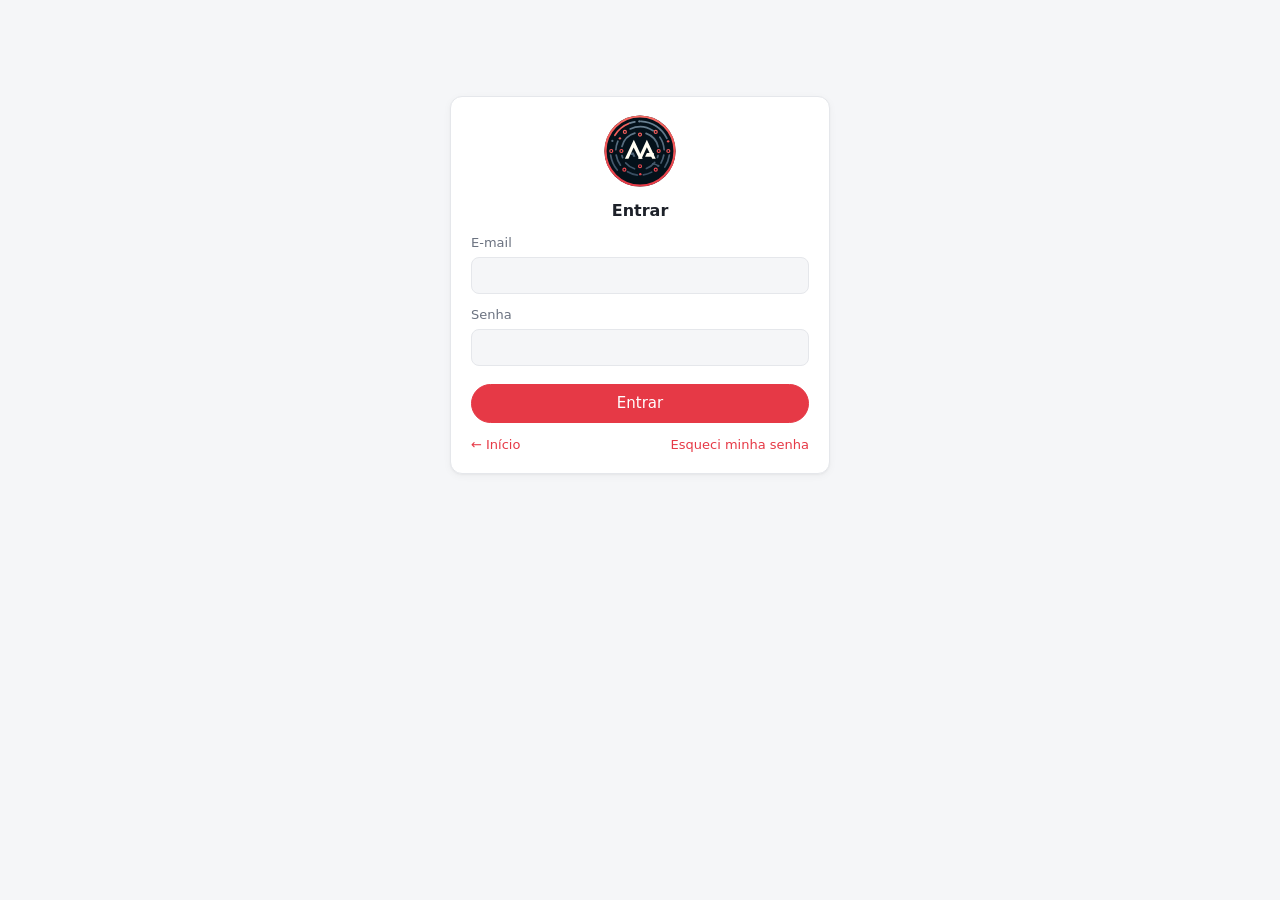
<file: in_clock/index.html>
<!doctype html>
<html lang="pt-BR">
<head>
  <meta charset="utf-8">
  <meta name="viewport" content="width=device-width, initial-scale=1">
  <title>in_clock — mantini.ia.br</title>
  <link rel="stylesheet" href="../assets/base.css?v=20261116a">
  <link rel="icon" id="favicon" href="../assets/sistemas/in_clock.svg?v=20261121">
  <style>
    .status-line { display: flex; flex-wrap: wrap; gap: 24px; align-items: center; }
    .status-line .stat { display: flex; flex-direction: column; }
    .status-line .stat span:first-child { font-size: 12px; color: var(--muted); text-transform: uppercase; letter-spacing: .03em; }
    .status-line .stat b { font-size: 22px; font-variant-numeric: tabular-nums; }
    td.actions { white-space: nowrap; text-align: right; }
    td.actions button { padding: 3px 10px; font-size: 12px; }
    tbody tr { cursor: default; }
    .breaks-list .row { margin-bottom: 6px; align-items: center; }
    .two-col { display: grid; grid-template-columns: 1fr 1fr; gap: 16px; }
    @media (max-width: 760px) { .two-col { grid-template-columns: 1fr; } }
    .drop { border: 2px dashed var(--line); border-radius: var(--radius); padding: 16px; }
  </style>
</head>
<body>
  <header class="topbar">
    <a class="brand" href="../"><img src="../assets/icon.svg?v=20261121" width="28" height="28" alt=""><span>mantini<span class="ia">.ia</span><span class="tld">.br</span></span></a><span class="sep">/</span><span class="sys-name"><img src="../assets/sistemas/in_clock.svg?v=20261121" width="28" height="28" alt="">in_clock</span>
    <span class="spacer"></span>
    <span id="ponto-badge" class="badge">fora do ponto</span>
    <span id="user-slot"></span>
  </header>

  <main>
    <nav class="tabs" id="tabs">
      <button data-tab="tarefas" class="active">Tarefas</button>
      <button data-tab="ponto">Ponto</button>
      <button data-tab="relatorios">Relatórios</button>
      <button data-tab="ajustes">Ajustes</button>
    </nav>

    <!-- ===================== TAREFAS ===================== -->
    <section id="tab-tarefas">
      <div class="card">
        <div class="status-line">
          <div class="stat"><span>Em andamento</span><b id="run-name">—</b></div>
          <div class="stat"><span>Duração</span><b id="run-time">0:00:00</b></div>
          <div class="stat"><span>Total hoje</span><b id="today-total">0:00:00</b></div>
        </div>
      </div>

      <div class="card">
        <h2>Tarefa</h2>
        <form id="task-form" class="row" autocomplete="off">
          <label class="field grow">Nome<input id="t-name" required placeholder="ex.: revisar PR"></label>
          <label class="field">Categoria<input id="t-cat" list="cat-list" placeholder="ex.: processos"></label>
          <label class="field" style="width:110px">Quantidade<input id="t-qty" type="number" min="0" step="any"></label>
          <button type="submit" class="primary" id="btn-start">Iniciar</button>
          <button type="button" id="btn-stop" class="danger">Parar</button>
        </form>
        <datalist id="cat-list"></datalist>
        <details style="margin-top:12px">
          <summary class="muted small">Lançamento manual (sem cronômetro)</summary>
          <form id="manual-form" class="row" style="margin-top:10px" autocomplete="off">
            <label class="field">Data<input id="m-date" type="date"></label>
            <label class="field" style="width:140px">Duração<input id="m-dur" placeholder="1h30m (opcional)"></label>
            <button type="submit">Adicionar lançamento</button>
            <span class="muted small">Usa nome, categoria e quantidade do formulário acima.</span>
          </form>
        </details>
      </div>

      <div class="card">
        <div class="row" style="justify-content: space-between; align-items: center;">
          <div class="status-line">
            <div class="stat"><span>Reunião</span><b id="meet-time">—</b></div>
          </div>
          <div class="row" style="align-items:center">
            <input id="meet-name" placeholder="Assunto (opcional)">
            <button id="btn-meet">Iniciar reunião</button>
          </div>
        </div>
      </div>

      <div class="card">
        <div class="row" style="justify-content: space-between; align-items:center; margin-bottom: 10px">
          <h2 style="margin:0">Lançamentos</h2>
          <label class="field" style="flex-direction:row; align-items:center; gap:8px">Mostrar
            <select id="t-filter">
              <option value="today">Hoje</option><option value="week">Semana</option>
              <option value="month">Mês</option><option value="all">Tudo</option>
            </select>
          </label>
        </div>
        <table>
          <thead><tr><th>Data</th><th>Início</th><th>Nome</th><th>Categoria</th><th class="num">Qtd</th><th class="num">Duração</th><th></th></tr></thead>
          <tbody id="t-body"></tbody>
          <tfoot id="t-foot"></tfoot>
        </table>
        <p class="muted small">Duplo-clique numa linha para editar.</p>
      </div>
    </section>

    <!-- ===================== PONTO ===================== -->
    <section id="tab-ponto" class="hidden">
      <div class="card">
        <div class="status-line">
          <div class="stat"><span>Trabalhado hoje</span><b id="p-today">0:00</b></div>
          <div class="stat"><span>Saldo do dia</span><b id="p-today-bal">—</b></div>
          <div class="stat"><span>Semana</span><b id="p-week">0:00</b></div>
          <div class="stat"><span>Saldo da semana</span><b id="p-week-bal">—</b></div>
        </div>
        <div class="row" style="margin-top:14px">
          <button class="ok" id="btn-in">Entrada</button>
          <button class="warn" id="btn-break">Pausa</button>
          <button id="btn-resume">Retomar</button>
          <button class="danger" id="btn-out">Saída</button>
        </div>
      </div>

      <div class="card">
        <div class="row" style="justify-content: space-between; align-items:center; margin-bottom: 10px">
          <h2 style="margin:0">Registros de ponto</h2>
          <div class="row" style="align-items:center">
            <select id="p-filter">
              <option value="week">Semana</option><option value="month">Mês</option><option value="all">Tudo</option>
            </select>
            <button id="btn-newday">Novo dia</button>
          </div>
        </div>
        <table>
          <thead><tr><th>Data</th><th>Entrada</th><th>Saída</th><th class="num">Pausas</th><th class="num">Trabalhado</th><th class="num">Saldo</th><th class="num">Banco</th><th></th></tr></thead>
          <tbody id="p-body"></tbody>
        </table>
        <p class="muted small">Saldo = trabalhado − meta diária. Só dias com entrada contam (folgas não geram saldo negativo). Duplo-clique para editar.</p>
      </div>
    </section>

    <!-- ===================== RELATÓRIOS ===================== -->
    <section id="tab-relatorios" class="hidden">
      <div class="card">
        <div class="row">
          <label class="field">Período
            <select id="r-period">
              <option value="today">Hoje</option><option value="week" selected>Esta semana</option>
              <option value="lastweek">Semana passada</option><option value="month">Este mês</option>
              <option value="lastmonth">Mês passado</option><option value="all">Tudo</option>
              <option value="custom">Personalizado</option>
            </select>
          </label>
          <label class="field r-custom hidden">De<input type="date" id="r-from"></label>
          <label class="field r-custom hidden">Até<input type="date" id="r-to"></label>
          <span class="grow"></span>
          <button class="primary" id="btn-xlsx">Exportar .xlsx</button>
          <label class="field">CSV
            <select id="r-sep"><option value=";">; (Excel BR)</option><option value=",">, (internacional)</option></select>
          </label>
          <button id="btn-csv">Exportar CSV (.zip)</button>
        </div>
      </div>
      <div class="two-col">
        <div class="card"><h2>Por categoria</h2><table><thead><tr><th>Categoria</th><th class="num">Lanç.</th><th class="num">Qtd</th><th class="num">Horas</th></tr></thead><tbody id="r-cat"></tbody></table></div>
        <div class="card"><h2>Resumo por dia</h2><table><thead><tr><th>Data</th><th class="num">Tarefas</th><th class="num">Ponto</th></tr></thead><tbody id="r-day"></tbody></table></div>
      </div>
    </section>

    <!-- ===================== AJUSTES ===================== -->
    <section id="tab-ajustes" class="hidden">
      <div class="card">
        <h2>Metas</h2>
        <form id="settings-form" class="row">
          <label class="field">Meta diária (h)<input id="s-daily" type="number" min="0" step="0.25"></label>
          <label class="field">Meta semanal (h)<input id="s-weekly" type="number" min="0" step="0.25"></label>
          <button class="primary" type="submit">Salvar</button>
        </form>
      </div>
      <div class="card">
        <h2>Importar do Clock (Java)</h2>
        <p class="small muted">Selecione o <code>clock_data.txt</code> da pasta do Clock antigo. Lançamentos, ponto, tarefa em andamento e metas
          são trazidos; registros já existentes (mesmo horário de início) são ignorados, então pode importar de novo sem duplicar.
          O arquivo é lido só no navegador.</p>
        <div class="row" style="align-items:center">
          <label class="btn">Escolher clock_data.txt<input type="file" id="import-java" accept=".txt,text/plain" hidden></label>
          <span id="import-status" class="small muted"></span>
        </div>
      </div>
      <div class="card">
        <h2>Dados</h2>
        <p class="small muted">Os dados ficam salvos <b>neste navegador</b> (localStorage). Faça backups de vez em quando — e use o backup para levar os dados para outro computador/navegador.</p>
        <div class="row">
          <button id="btn-backup">Baixar backup (.json)</button>
          <label class="btn">Restaurar backup<input type="file" id="restore" accept=".json,application/json" hidden></label>
          <button class="danger" id="btn-wipe">Apagar tudo</button>
        </div>
      </div>
    </section>
  </main>

  <!-- Editor de tarefa -->
  <dialog id="dlg-task">
    <form method="dialog" id="dlg-task-form">
      <h2 style="margin-top:0">Editar lançamento</h2>
      <div class="row" style="flex-direction:column; align-items:stretch">
        <label class="field">Nome<input id="e-name" required></label>
        <label class="field">Categoria<input id="e-cat" list="cat-list"></label>
        <label class="field">Quantidade<input id="e-qty" type="number" min="0" step="any"></label>
        <label class="field">Data<input id="e-date" type="date"></label>
        <label class="field">Duração <span id="e-dur-hint" class="small"></span><input id="e-dur" placeholder="1:30:00 ou 1h30m"></label>
      </div>
      <div class="actions">
        <button type="button" class="danger" id="e-del" style="margin-right:auto">Remover</button>
        <button value="cancel" formnovalidate>Cancelar</button>
        <button value="ok" class="primary">Salvar</button>
      </div>
    </form>
  </dialog>

  <!-- Editor de dia (ponto) -->
  <dialog id="dlg-day">
    <form method="dialog" id="dlg-day-form">
      <h2 style="margin-top:0">Ponto do dia</h2>
      <div class="row">
        <label class="field">Data<input id="d-date" type="date" required></label>
        <label class="field">Entrada<input id="d-in" type="time"></label>
        <label class="field">Saída<input id="d-out" type="time"></label>
      </div>
      <h3 class="small muted" style="margin:14px 0 6px">PAUSAS</h3>
      <div id="d-breaks" class="breaks-list"></div>
      <button type="button" id="d-add-break">+ pausa</button>
      <div class="actions">
        <button type="button" class="danger" id="d-del" style="margin-right:auto">Remover dia</button>
        <button value="cancel" formnovalidate>Cancelar</button>
        <button value="ok" class="primary">Salvar</button>
      </div>
    </form>
  </dialog>

  <script src="../assets/vendor/supabase-2.119.0.js"></script>
  <script src="../assets/config.js"></script>
  <script src="../assets/auth.js?v=20261115a" data-root="../" data-protect data-sistema="in_clock"></script>
  <script src="../assets/export.js"></script>
  <script src="app.js?v=20261121"></script>
</body>
</html>
</file>
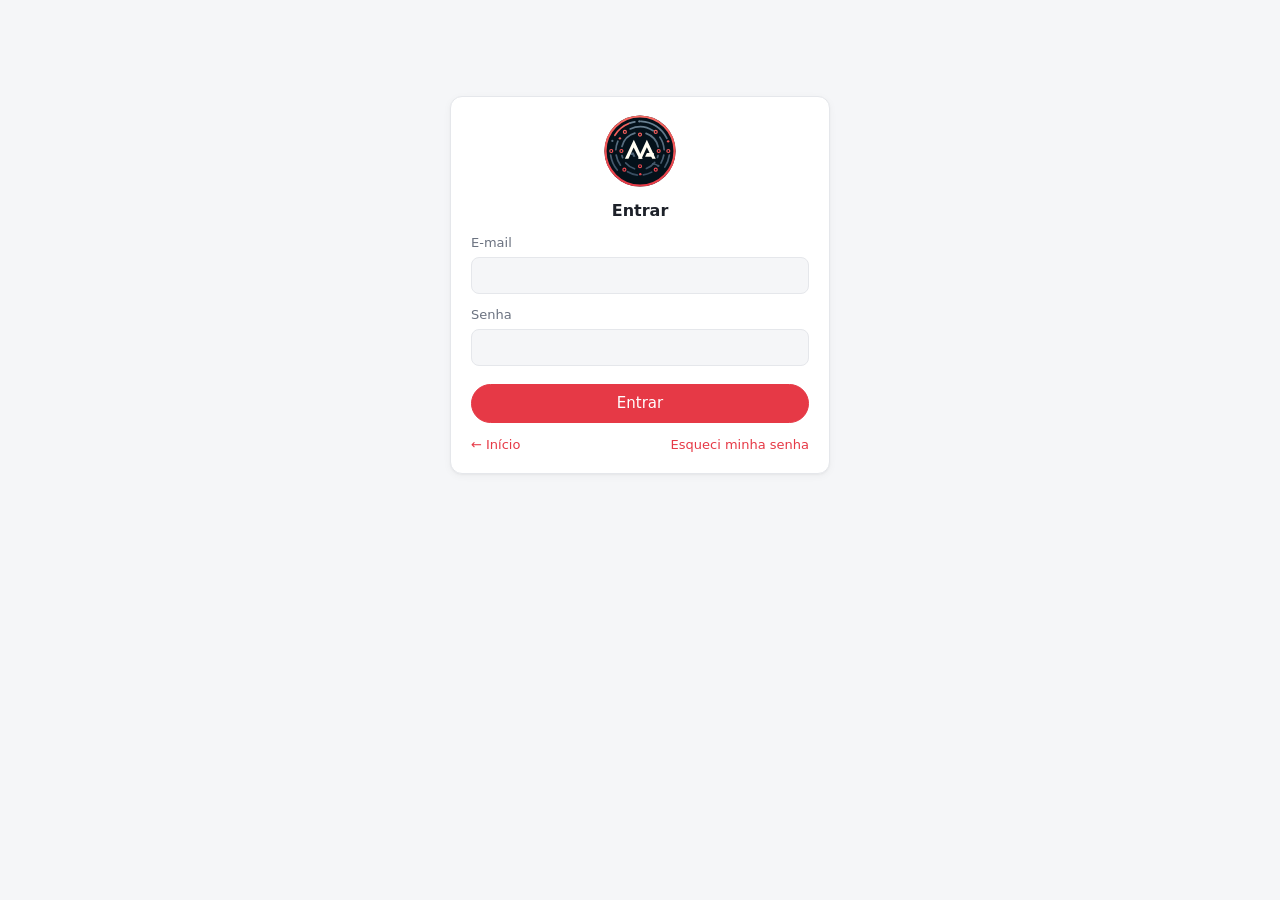
<file: lgpd/index.html>
<!doctype html>
<html lang="pt-BR">
<head>
  <meta charset="utf-8">
  <meta name="viewport" content="width=device-width, initial-scale=1">
  <title>Kit LGPD — mantini.ia.br</title>
  <link rel="stylesheet" href="../assets/base.css?v=20261116a">
  <link rel="icon" href="../assets/sistemas/lgpd.svg?v=20261122">
  <style>
    .toolbar { display: flex; flex-wrap: wrap; gap: 10px; align-items: end; margin-bottom: 14px; }
    .toolbar .grow { flex: 1; min-width: 200px; }
    tbody tr.click { cursor: pointer; }
    .tabela-wrap { overflow-x: auto; }
    table td { overflow-wrap: anywhere; }
    td.num, th.num { text-align: right; white-space: nowrap; font-variant-numeric: tabular-nums; }
    .pill { display: inline-block; padding: 1px 9px; border-radius: 999px; font-size: 12px; background: var(--line); color: var(--muted); white-space: nowrap; }
    .pill.alto { background: #fee2e2; color: #b91c1c; font-weight: 600; }
    .pill.medio { background: #fef3c7; color: #92400e; }
    .pill.baixo { background: #dcfce7; color: #166534; }
    .pill.sens { background: #ede9fe; color: #5b21b6; }
    .pill.revisado { background: #dcfce7; color: #166534; }
    @media (prefers-color-scheme: dark) { .pill.alto { background: #4c1d1d; color: #fca5a5; } .pill.medio { background: #42300f; color: #fcd34d; } .pill.baixo, .pill.revisado { background: #14351f; color: #86efac; } .pill.sens { background: #2e1f57; color: #c4b5fd; } }
    .head { display: flex; flex-wrap: wrap; gap: 12px; align-items: center; justify-content: space-between; }
    .head h1 { margin: 0; font-size: 22px; }
    .resumo { display: grid; grid-template-columns: repeat(auto-fit, minmax(170px, 1fr)); gap: 14px; margin-bottom: 16px; }
    .resumo .card { margin: 0; }
    .resumo span { display: block; font-size: 12px; color: var(--muted); text-transform: uppercase; letter-spacing: .03em; }
    .resumo b { font-size: 24px; }
    .ficha { display: grid; grid-template-columns: repeat(auto-fit, minmax(220px, 1fr)); gap: 10px 24px; margin-top: 12px; }
    .ficha div span { display: block; font-size: 12px; color: var(--muted); }
    .barra { height: 6px; border-radius: 999px; background: var(--line); overflow: hidden; min-width: 70px; }
    .barra i { display: block; height: 100%; background: var(--accent); }
    .barra.ok i { background: #16a34a; }
    /* editor da operação */
    .editor { display: grid; grid-template-columns: minmax(0, 1fr) 300px; gap: 16px; align-items: start; }
    @media (max-width: 960px) { .editor { grid-template-columns: 1fr; } }
    .lateral { position: sticky; top: 12px; }
    .secao h2 { margin: 0 0 10px; font-size: 17px; }
    .secao .ajuda { font-size: 13px; color: var(--muted); margin: -4px 0 10px; }
    .opcoes { display: grid; grid-template-columns: repeat(auto-fill, minmax(210px, 1fr)); gap: 4px 14px; }
    .opcoes label { display: flex; gap: 6px; align-items: flex-start; font-size: 14px; }
    .opcoes label input { margin-top: 3px; }
    textarea { font: inherit; border: 1px solid var(--line); border-radius: 8px; padding: 8px; background: var(--bg); color: var(--text); width: 100%; box-sizing: border-box; }
    .stack { display: flex; flex-direction: column; gap: 10px; }
    .alerta { border-left: 3px solid #d97706; padding: 6px 10px; background: var(--bg); border-radius: 6px; font-size: 13px; margin-bottom: 8px; }
    .alerta.erro { border-left-color: var(--danger); }
    .alerta.info { border-left-color: #2563eb; }
    .falta { font-size: 13px; color: var(--muted); margin: 6px 0 0; padding-left: 18px; }
    .modelos { display: grid; grid-template-columns: repeat(auto-fill, minmax(230px, 1fr)); gap: 10px; }
    .modelos button { text-align: left; padding: 10px 12px; border-radius: 10px; height: auto; white-space: normal; }
    .modelos button b { display: block; margin-bottom: 2px; }
    .modelos button span { font-size: 12px; color: var(--muted); }
    .vazio { color: var(--muted); padding: 10px 0; }
    #toast { position: fixed; bottom: 18px; left: 50%; transform: translateX(-50%); background: var(--text); color: var(--bg); padding: 10px 16px; border-radius: 10px; font-size: 14px; display: none; z-index: 10; }
    dialog.largo { width: min(820px, 96vw); }
  </style>
</head>
<body>
  <header class="topbar">
    <a class="brand" href="../"><img src="../assets/icon.svg?v=20261121" width="28" height="28" alt=""><span>mantini<span class="ia">.ia</span><span class="tld">.br</span></span></a><span class="sep">/</span><a href="#/" class="sys-name"><img src="../assets/sistemas/lgpd.svg?v=20261122" width="28" height="28" alt="">Kit LGPD</a>
    <span class="spacer"></span>
    <span id="user-slot"></span>
  </header>

  <main>
    <!-- ============ EMPRESAS ============ -->
    <section id="view-lista">
      <div class="toolbar">
        <div class="grow"><h1 style="margin:0;font-size:22px">Empresas atendidas</h1><span class="small muted">Inventário das operações de tratamento de dados pessoais (ROPA — LGPD, art. 37).</span></div>
        <label class="field">Buscar<input id="q" placeholder="empresa, CNPJ, encarregado…"></label>
        <button class="primary" id="btn-nova-org">Nova empresa</button>
      </div>
      <div class="card tabela-wrap">
        <table>
          <thead><tr><th>Empresa</th><th>CNPJ</th><th>Encarregado (DPO)</th><th class="num">Operações</th><th class="num">Dados sensíveis</th><th class="num">Risco alto</th><th>Preenchimento</th></tr></thead>
          <tbody id="orgs-body"><tr><td colspan="7" class="muted">Carregando…</td></tr></tbody>
        </table>
      </div>
    </section>

    <!-- ============ EMPRESA ============ -->
    <section id="view-org" class="hidden">
      <p><a href="#/">← Todas as empresas</a></p>
      <div class="card">
        <div class="head">
          <div><h1 id="o-nome"></h1><div class="muted" id="o-sub"></div></div>
          <div class="row"><button id="o-edit">Editar</button><button class="danger" id="o-del">Excluir</button></div>
        </div>
        <div class="ficha" id="o-ficha"></div>
      </div>
      <div class="resumo">
        <div class="card"><span>Operações</span><b id="o-n">0</b></div>
        <div class="card"><span>Com dados sensíveis</span><b id="o-sens">0</b></div>
        <div class="card"><span>Crianças e adolescentes</span><b id="o-criancas">0</b></div>
        <div class="card"><span>Transferência internacional</span><b id="o-transf">0</b></div>
        <div class="card"><span>Risco alto</span><b id="o-alto">0</b></div>
        <div class="card"><span>Preenchimento</span><b id="o-compl">—</b></div>
      </div>
      <div class="card">
        <div class="toolbar">
          <h2 class="grow" style="margin:0">Operações de tratamento</h2>
          <button id="o-modelo">A partir de modelo</button>
          <button class="primary" id="o-nova-op">Nova operação</button>
          <button id="o-xlsx">Exportar .xlsx</button>
          <button id="o-pdf">Relatório PDF</button>
        </div>
        <div class="tabela-wrap"><table>
          <thead><tr><th>Operação</th><th>Área</th><th>Base legal</th><th>Titulares</th><th>Risco</th><th>Situação</th><th>Preenchimento</th></tr></thead>
          <tbody id="ops-body"></tbody>
        </table></div>
      </div>
    </section>

    <!-- ============ OPERAÇÃO ============ -->
    <section id="view-op" class="hidden">
      <p><a href="#" id="op-voltar">← Voltar para a empresa</a></p>
      <form id="form-op" autocomplete="off">
        <div class="editor">
          <div>
            <div class="card secao">
              <div class="head" style="margin-bottom:10px"><h1 id="op-titulo" style="font-size:20px">Nova operação de tratamento</h1><span class="muted small" id="op-org"></span></div>
              <div class="stack">
                <label class="field">Operação / processo<input id="f-nome" required placeholder="ex.: Folha de pagamento, Cadastro de clientes, Câmeras de segurança"></label>
                <div class="row">
                  <label class="field grow">Área / departamento<input id="f-area" placeholder="ex.: RH, Comercial, Financeiro"></label>
                  <label class="field grow">Responsável<input id="f-resp" placeholder="pessoa ou cargo"></label>
                  <label class="field">Papel da empresa<select id="f-papel"><option value="controlador">Controladora</option><option value="operador">Operadora</option><option value="controlador_conjunto">Controladora conjunta</option></select></label>
                </div>
                <label class="field">Finalidade<textarea id="f-finalidade" rows="2" placeholder="Para que os dados são usados — finalidade específica e informada ao titular (art. 6º, I)"></textarea></label>
              </div>
            </div>

            <div class="card secao">
              <h2>Titulares e dados</h2>
              <p class="ajuda">De quem são os dados e quais dados são tratados.</p>
              <b class="small">Titulares</b>
              <div class="opcoes" id="o-titulares"></div>
              <label class="field" style="margin-top:6px">Outros titulares<input id="f-titulares-outros"></label>
              <label style="display:flex;gap:6px;align-items:center;margin-top:8px"><input type="checkbox" id="f-criancas"> Envolve dados de <b>crianças ou adolescentes</b> (art. 14)</label>
              <b class="small" style="display:block;margin-top:14px">Dados pessoais</b>
              <div class="opcoes" id="o-dados"></div>
              <label class="field" style="margin-top:6px">Outros dados<input id="f-dados-outros"></label>
              <b class="small" style="display:block;margin-top:14px">Dados pessoais sensíveis (art. 5º, II)</b>
              <div class="opcoes" id="o-sensiveis"></div>
              <div class="row" style="margin-top:10px">
                <label class="field">Volume aproximado de titulares<select id="f-volume"><option value="">—</option><option>até 100</option><option>100 a 1.000</option><option>1.000 a 10.000</option><option>10.000 a 100.000</option><option>mais de 100.000</option></select></label>
                <label class="field grow">Origem dos dados<input id="f-fonte" placeholder="ex.: o próprio titular, formulário do site, terceiros, bases públicas"></label>
              </div>
            </div>

            <div class="card secao">
              <h2>Base legal</h2>
              <p class="ajuda">Dados comuns: art. 7º. Havendo dados sensíveis: art. 11.</p>
              <div class="stack">
                <label class="field">Hipótese legal<select id="f-base"></select></label>
                <label class="field">Justificativa<textarea id="f-base-just" rows="2" placeholder="Por que essa hipótese se aplica (ex.: qual lei obriga; qual contrato; resumo do teste de legítimo interesse)"></textarea></label>
              </div>
            </div>

            <div class="card secao">
              <h2>Armazenamento, compartilhamento e transferência</h2>
              <div class="stack">
                <div class="row">
                  <label class="field">Formato<select id="f-formato"><option value="">—</option><option value="digital">Digital</option><option value="fisico">Físico (papel)</option><option value="ambos">Digital e físico</option></select></label>
                  <label class="field grow">Sistemas / onde ficam<input id="f-sistemas" placeholder="ex.: ERP, planilhas, Google Drive, arquivo físico"></label>
                </div>
                <label class="field">Compartilhamento<textarea id="f-compart" rows="2" placeholder="Com quem os dados são compartilhados e para quê (órgãos públicos, parceiros, contabilidade…)"></textarea></label>
                <label class="field">Operadores (quem trata em nome da empresa)<input id="f-operadores" placeholder="ex.: escritório de contabilidade, provedor de nuvem, folha terceirizada"></label>
                <label style="display:flex;gap:6px;align-items:center"><input type="checkbox" id="f-transf"> Há <b>transferência internacional</b> de dados (art. 33)</label>
                <div class="row" id="transf-campos">
                  <label class="field grow">Países<input id="f-paises" placeholder="ex.: Estados Unidos (servidores do provedor)"></label>
                  <label class="field grow">Mecanismo (art. 33)<select id="f-mecanismo">
                    <option value="">—</option><option>Cláusulas-padrão contratuais (Res. CD/ANPD 19/2024)</option><option>País com nível de proteção adequado</option>
                    <option>Normas corporativas globais</option><option>Cláusulas contratuais específicas aprovadas</option><option>Consentimento específico e destacado</option>
                    <option>Execução de contrato a pedido do titular</option><option>Cooperação jurídica / proteção da vida / outra hipótese do art. 33</option></select></label>
                </div>
              </div>
            </div>

            <div class="card secao">
              <h2>Retenção, descarte e segurança</h2>
              <div class="stack">
                <label class="field">Prazo de retenção<input id="f-retencao" placeholder="ex.: durante o contrato e 5 anos após o término (prazo prescricional)"></label>
                <label class="field">Forma de descarte<input id="f-descarte" placeholder="ex.: exclusão segura do sistema; fragmentação do papel; anonimização"></label>
              </div>
              <b class="small" style="display:block;margin-top:12px">Medidas de segurança (art. 46)</b>
              <div class="opcoes" id="o-seguranca"></div>
              <label class="field" style="margin-top:6px">Outras medidas<input id="f-seg-outros"></label>
            </div>

            <div class="card secao">
              <h2>Risco e revisão</h2>
              <div class="row">
                <label class="field">Risco<select id="f-risco"><option value="">—</option><option value="baixo">Baixo</option><option value="medio">Médio</option><option value="alto">Alto</option></select></label>
                <span class="small muted" id="risco-sug" style="align-self:end;padding-bottom:8px"></span>
              </div>
              <div class="row" style="margin-top:8px">
                <label class="field">Situação<select id="f-status"><option value="rascunho">Rascunho</option><option value="revisado">Revisado</option></select></label>
                <label class="field">Revisado em<input type="date" id="f-revisado"></label>
              </div>
              <label class="field" style="margin-top:8px">Observações<textarea id="f-obs" rows="2"></textarea></label>
            </div>
          </div>

          <aside class="lateral">
            <div class="card">
              <b>Preenchimento</b>
              <div class="barra" style="margin:8px 0 4px"><i id="compl-barra"></i></div>
              <span class="small" id="compl-txt"></span>
              <ul class="falta" id="compl-falta"></ul>
            </div>
            <div class="card">
              <b>Pontos de atenção</b>
              <div id="alertas" style="margin-top:8px"></div>
            </div>
            <div class="card stack">
              <button class="primary" type="submit">Salvar</button>
              <button type="button" id="op-dup">Duplicar</button>
              <button type="button" class="danger" id="op-del">Excluir</button>
            </div>
          </aside>
        </div>
      </form>
    </section>
  </main>

  <!-- Empresa -->
  <dialog id="dlg-org">
    <form method="dialog" id="form-org">
      <h2 style="margin-top:0" id="org-titulo">Nova empresa</h2>
      <div class="stack">
        <label class="field hidden" id="org-cli-wrap">Puxar do sistema Clientes (opcional)<select id="org-cliente"><option value="">—</option></select></label>
        <label class="field">Nome / razão social<input id="org-nome" required></label>
        <div class="row">
          <label class="field grow">CNPJ<input id="org-cnpj" inputmode="numeric"><small id="org-cnpj-hint"></small></label>
          <label class="field grow">Setor<input id="org-setor" placeholder="ex.: saúde, varejo, educação"></label>
        </div>
        <label class="field">Endereço<input id="org-end"></label>
        <b class="small">Encarregado pelo tratamento (DPO) — art. 41</b>
        <div class="row">
          <label class="field grow">Nome<input id="org-dpo"></label>
          <label class="field grow">E-mail<input id="org-dpo-email" type="email"></label>
          <label class="field grow">Telefone<input id="org-dpo-tel"></label>
        </div>
        <label class="field">Observações<textarea id="org-obs" rows="2"></textarea></label>
      </div>
      <div class="actions"><button value="cancel" formnovalidate>Cancelar</button><button value="ok" class="primary">Salvar</button></div>
    </form>
  </dialog>

  <!-- Modelos -->
  <dialog id="dlg-modelos" class="largo">
    <h2 style="margin-top:0">Começar a partir de um modelo</h2>
    <p class="small muted">O modelo preenche os campos com sugestões comuns. Revise tudo e ajuste à realidade da empresa antes de marcar como revisado.</p>
    <div class="modelos" id="lista-modelos"></div>
    <div class="actions"><button type="button" id="modelos-fechar">Cancelar</button></div>
  </dialog>

  <div id="toast" role="status"></div>

  <script src="../assets/vendor/supabase-2.119.0.js"></script>
  <script src="../assets/config.js"></script>
  <script src="../assets/auth.js?v=20261115a" data-root="../" data-protect data-sistema="lgpd"></script>
  <script src="../assets/export.js"></script>
  <script src="catalogo.js?v=20261122a"></script>
  <script src="app.js?v=20261122a"></script>
</body>
</html>
</file>
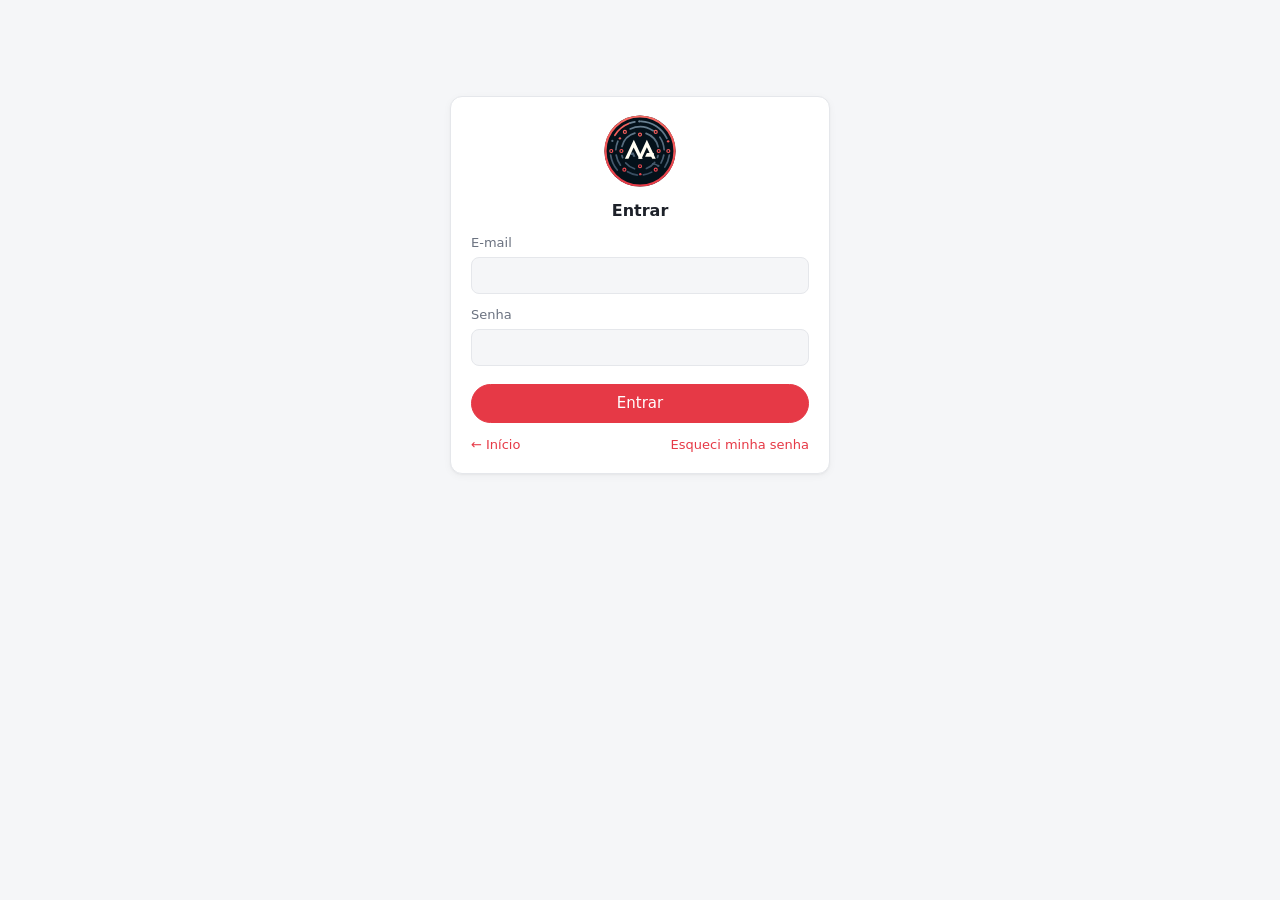
<file: login/index.html>
<!doctype html>
<html lang="pt-BR">
<head>
  <meta charset="utf-8">
  <meta name="viewport" content="width=device-width, initial-scale=1">
  <title>Entrar — mantini.ia.br</title>
  <link rel="stylesheet" href="../assets/base.css?v=20261116a">
  <link rel="icon" href="../assets/icon.svg?v=20261121">
  <link rel="icon" type="image/png" sizes="32x32" href="../assets/favicon-32.png?v=20261121">
  <style>
    .box { max-width: 380px; margin: 8vh auto; }
    .box img.logo { display: block; width: 72px; margin: 0 auto 12px; }
    .box form { display: flex; flex-direction: column; gap: 12px; }
    .box button.primary { margin-top: 6px; }
    .links { display: flex; justify-content: space-between; margin-top: 12px; font-size: 13px; }
  </style>
</head>
<body>
  <main>
    <div class="card box">
      <img class="logo" src="../assets/icon.svg?v=20261121" alt="">
      <h2 style="text-align:center" id="title">Entrar</h2>

      <form id="f-login">
        <label class="field">E-mail<input type="email" id="email" autocomplete="username" required></label>
        <label class="field">Senha<input type="password" id="senha" autocomplete="current-password" required></label>
        <button class="primary" type="submit">Entrar</button>
      </form>

      <form id="f-reset" class="hidden">
        <p class="small muted">Informe seu e-mail. Você receberá um link para criar uma nova senha.</p>
        <label class="field">E-mail<input type="email" id="email-reset" required></label>
        <button class="primary" type="submit">Enviar link</button>
      </form>

      <form id="f-nova" class="hidden">
        <label class="field">Nova senha<input type="password" id="nova1" autocomplete="new-password" minlength="8" required></label>
        <label class="field">Repita a nova senha<input type="password" id="nova2" autocomplete="new-password" minlength="8" required></label>
        <button class="primary" type="submit">Salvar senha</button>
      </form>

      <p id="msg" class="small" role="status"></p>
      <div class="links">
        <a href="../">← Início</a>
        <a href="#" id="toggle-reset">Esqueci minha senha</a>
      </div>
    </div>
  </main>

  <script src="../assets/vendor/supabase-2.119.0.js"></script>
  <script src="../assets/config.js"></script>
  <script src="../assets/auth.js?v=20261115a" data-root="../"></script>
  <script>
  (function () {
    const $ = (id) => document.getElementById(id);
    const sb = Auth.sb;
    // capturado antes do Supabase limpar a URL do link de recuperação
    const recovering = /type=recovery/.test(location.hash + location.search);
    const params = new URLSearchParams(location.search);
    // só aceita destino interno (evita redirecionar para outro site)
    const next = (params.get('next') || '').startsWith('/') && !params.get('next').startsWith('//') ? params.get('next') : '../';
    const msg = (t, err) => { $('msg').textContent = t; $('msg').className = 'small ' + (err ? 'error' : 'muted'); };
    const show = (id, title) => {
      ['f-login', 'f-reset', 'f-nova'].forEach((f) => $(f).classList.toggle('hidden', f !== id));
      $('title').textContent = title; msg('');
    };

    const traduz = (e) => ({
      'Invalid login credentials': 'E-mail ou senha incorretos.',
      'Email not confirmed': 'E-mail ainda não confirmado.',
    }[e.message] || e.message);

    $('f-login').addEventListener('submit', async (ev) => {
      ev.preventDefault(); msg('Entrando…');
      const { data, error } = await sb.auth.signInWithPassword({ email: $('email').value.trim(), password: $('senha').value });
      if (error) return msg(traduz(error), true);
      if (data.user?.user_metadata?.trocar_senha) return pedirNovaSenha();
      location.href = next;
    });

    $('toggle-reset').addEventListener('click', (ev) => {
      ev.preventDefault();
      const toReset = $('f-reset').classList.contains('hidden');
      show(toReset ? 'f-reset' : 'f-login', toReset ? 'Recuperar senha' : 'Entrar');
      ev.target.textContent = toReset ? 'Voltar para o login' : 'Esqueci minha senha';
      if (toReset) $('email-reset').value = $('email').value;
    });

    $('f-reset').addEventListener('submit', async (ev) => {
      ev.preventDefault(); msg('Enviando…');
      const { error } = await sb.auth.resetPasswordForEmail($('email-reset').value.trim(), { redirectTo: location.origin + location.pathname });
      msg(error ? traduz(error) : 'Se o e-mail estiver cadastrado, o link chegará em instantes.', !!error);
    });

    // Senha temporária (criada pelo admin): obriga a criar uma senha própria antes de seguir.
    let trocando = false;
    function pedirNovaSenha() {
      trocando = true;
      show('f-nova', 'Crie sua senha');
      msg('Você entrou com uma senha temporária. Crie agora uma senha só sua (mínimo 8 caracteres).');
      $('toggle-reset').classList.add('hidden');
    }

    // Link do e-mail de recuperação: o Supabase abre esta página com a sessão de recuperação.
    sb.auth.onAuthStateChange((event) => { if (event === 'PASSWORD_RECOVERY') show('f-nova', 'Nova senha'); });

    $('f-nova').addEventListener('submit', async (ev) => {
      ev.preventDefault();
      if ($('nova1').value !== $('nova2').value) return msg('As senhas não conferem.', true);
      const { error } = await sb.auth.updateUser({ password: $('nova1').value, data: { trocar_senha: false } });
      if (error) return msg(/different from the old/i.test(error.message) ? 'A nova senha precisa ser diferente da anterior.' : traduz(error), true);
      msg('Senha alterada. Redirecionando…'); setTimeout(() => (location.href = trocando ? next : '../'), 1200);
    });

    if (recovering) show('f-nova', 'Nova senha');

    // Já logado? vai direto.
    Auth.ready.then(({ user }) => {
      if (!user || recovering) return;
      if (user.user_metadata?.trocar_senha) return pedirNovaSenha();
      location.href = next;
    });
  })();
  </script>
</body>
</html>
</file>
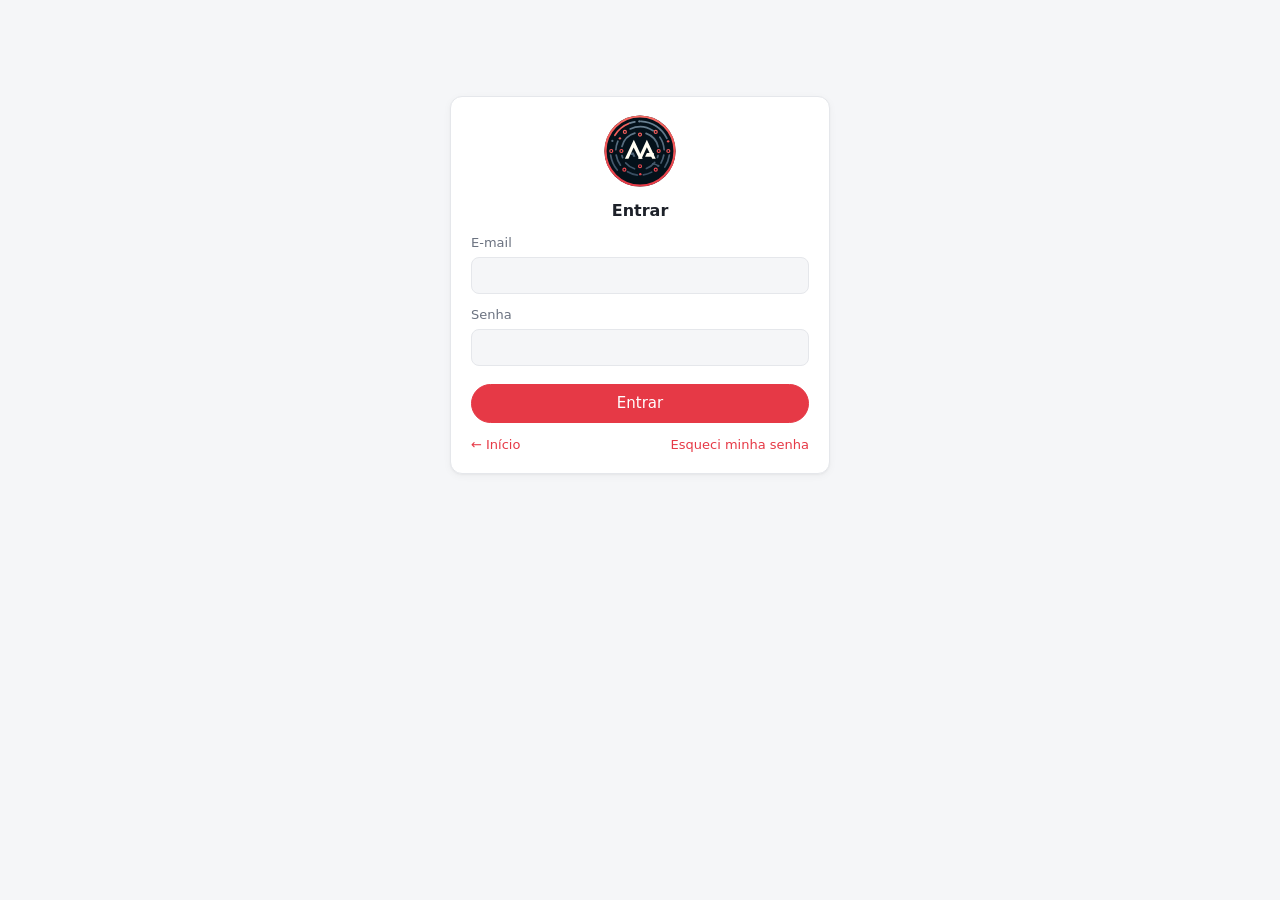
<file: processos/index.html>
<!doctype html>
<html lang="pt-BR">
<head>
  <meta charset="utf-8">
  <meta name="viewport" content="width=device-width, initial-scale=1">
  <title>Processos — mantini.ia.br</title>
  <link rel="stylesheet" href="../assets/base.css?v=20261116a">
  <link rel="icon" href="../assets/sistemas/processos.svg?v=20261121">
  <style>
    .toolbar { display: flex; flex-wrap: wrap; gap: 10px; align-items: end; margin-bottom: 14px; }
    .toolbar .grow { flex: 1; min-width: 200px; }
    tbody tr.click { cursor: pointer; }
    .stale { color: var(--danger); font-weight: 600; }
    .ok-age { color: var(--muted); }
    .pill { display: inline-block; padding: 1px 9px; border-radius: 999px; font-size: 12px; background: var(--line); color: var(--muted); }
    .pill.ativo { background: #dcfce7; color: #166534; }
    .pill.suspenso { background: #fef3c7; color: #92400e; }
    .head { display: flex; flex-wrap: wrap; gap: 12px; align-items: center; justify-content: space-between; }
    .head h1 { margin: 0; font-size: 20px; font-variant-numeric: tabular-nums; }
    .kv { display: flex; flex-wrap: wrap; gap: 28px; }
    .kv div span { display: block; font-size: 12px; color: var(--muted); text-transform: uppercase; letter-spacing: .03em; }
    .kv div b { font-size: 18px; }
    .kv div span.cd { display: inline-block; font-size: 12px; color: inherit; text-transform: none; letter-spacing: 0; margin-left: 6px; vertical-align: middle; }
    .kv div span.cd.urgente { color: #b91c1c; } .kv div span.cd.perto { color: #92400e; }
    .two { display: grid; grid-template-columns: 1fr 1fr; gap: 16px; }
    @media (max-width: 860px) { .two { grid-template-columns: 1fr; } }
    .drop { display: block; cursor: pointer; border: 2px dashed var(--line); border-radius: var(--radius); padding: 16px; text-align: center; color: var(--muted); margin-bottom: 12px; }
    .drop.over { border-color: var(--accent); background: var(--accent-soft); }
    .timeline { list-style: none; margin: 0; padding: 0; }
    .timeline li { border-left: 3px solid var(--line); padding: 4px 0 12px 14px; position: relative; }
    .timeline li:first-child { border-left-color: var(--accent); }
    .timeline li .when { font-weight: 600; font-variant-numeric: tabular-nums; }
    .timeline li .acts { float: right; }
    .timeline li .acts button, td.actions button { padding: 3px 10px; font-size: 12px; }
    td.actions { white-space: nowrap; text-align: right; }
    dialog.viewer { width: min(1100px, 96vw); height: 92vh; padding: 12px; }
    dialog.viewer[open] { display: flex; flex-direction: column; gap: 8px; }
    dialog.viewer .frame { flex: 1; border: 1px solid var(--line); border-radius: 8px; background: #fff; overflow: auto; display: flex; align-items: center; justify-content: center; }
    dialog.viewer iframe { width: 100%; height: 100%; border: 0; }
    dialog.viewer img { max-width: 100%; max-height: 100%; }
    .cd { display: inline-block; padding: 1px 9px; border-radius: 999px; font-size: 12px; font-weight: 600; white-space: nowrap; }
    .cd.urgente { background: #fee2e2; color: #b91c1c; }
    .cd.perto { background: #fef3c7; color: #92400e; }
    .cd.longe { background: var(--line); color: var(--muted); }
    .cd.passou { background: var(--line); color: var(--muted); font-weight: 400; }
    @media (prefers-color-scheme: dark) { .cd.urgente { background: #4c1d1d; color: #fca5a5; } .cd.perto { background: #42300f; color: #fcd34d; } }
    .aud-list { list-style: none; margin: 0; padding: 0; }
    .aud-list li { display: flex; flex-wrap: wrap; gap: 8px 14px; align-items: center; padding: 10px 0; border-bottom: 1px solid var(--line); }
    .aud-list li .when { font-weight: 600; min-width: 220px; }
    .aud-list li .info { flex: 1; min-width: 180px; }
    .aud-list li .acts { display: flex; gap: 6px; flex-wrap: wrap; }
    .aud-list li .acts button, .aud-list li .acts a.btn { padding: 3px 10px; font-size: 12px; }
    .aud-list li.done { opacity: .55; }
    .big-count { font-size: 34px; font-weight: 800; line-height: 1; font-variant-numeric: tabular-nums; }
    dialog.largo { width: min(820px, 96vw); }
    /* lista de processos: nada sai do quadro (nomes longos quebram; em telas estreitas a tabela rola de lado) */
    .tabela-wrap { overflow-x: auto; }
    table.lista td { overflow-wrap: anywhere; word-break: break-word; }
    table.lista td:nth-child(1) { white-space: nowrap; overflow-wrap: normal; word-break: normal; }
    table.lista td:nth-child(3) { min-width: 180px; }
    table.lista td:nth-child(5) { min-width: 170px; max-width: 260px; }
    table.lista td:nth-child(8), table.lista th:nth-child(8) { white-space: nowrap; }
    .pub .texto, .timeline li, #docs-body td { overflow-wrap: anywhere; }
    .pub { background: var(--card); border: 1px solid var(--line); border-left: 4px solid var(--line); border-radius: 10px; padding: 12px 16px; margin-bottom: 10px; }
    .pub.nova { border-left-color: var(--accent); }
    .pub .topo { display: flex; flex-wrap: wrap; gap: 6px 14px; align-items: baseline; }
    .pub .topo b { font-variant-numeric: tabular-nums; }
    .pub .tipo { font-weight: 600; }
    .pub .meta { color: var(--muted); font-size: 13px; }
    .pub .texto { white-space: pre-wrap; font-size: 14px; margin: 8px 0 0; max-height: 4.5em; overflow: hidden; color: var(--text); }
    .pub.aberta .texto { max-height: none; }
    .pub .acoes { display: flex; gap: 6px; flex-wrap: wrap; margin-top: 8px; }
    .pub .acoes button, .pub .acoes a.btn { padding: 3px 10px; font-size: 12px; }
    .tag-djen { display: inline-block; font-size: 11px; padding: 0 7px; border-radius: 999px; background: #e0e7ff; color: #3730a3; margin-left: 4px; vertical-align: middle; }
    @media (prefers-color-scheme: dark) { .tag-djen { background: #1e2a5a; color: #c7d2fe; } }
    #toast button { margin-left: 12px; padding: 3px 12px; font-size: 13px; border-color: transparent; }
    #toast { position: fixed; bottom: 18px; left: 50%; transform: translateX(-50%); background: var(--text); color: var(--bg); padding: 10px 16px; border-radius: 10px; font-size: 14px; display: none; z-index: 10; }
    .field small { color: var(--muted); }
    form .stack { display: flex; flex-direction: column; gap: 10px; }
    #prz-lista li .when, #d-prazos li .when { min-width: 150px; }
    #prz-pendentes .aud-list li .when { min-width: 90px; }
  </style>
</head>
<body>
  <header class="topbar">
    <a class="brand" href="../"><img src="../assets/icon.svg?v=20261121" width="28" height="28" alt=""><span>mantini<span class="ia">.ia</span><span class="tld">.br</span></span></a><span class="sep">/</span><a href="#/" class="sys-name"><img src="../assets/sistemas/processos.svg?v=20261121" width="28" height="28" alt="">Processos</a>
    <span class="spacer"></span>
    <span id="user-slot"></span>
  </header>

  <main>
    <!-- ============ LISTA ============ -->
    <section id="view-list">
      <nav class="tabs" id="abas">
        <button data-aba="processos" class="active">Processos</button>
        <button data-aba="prazos">⏳ Prazos <span id="prazos-qtd" class="badge hidden"></span></button>
        <button data-aba="publicacoes">Publicações (DJEN) <span id="pub-nao-lidas" class="badge hidden"></span></button>
        <button data-aba="lixeira">🗑️ Lixeira <span id="lixeira-qtd" class="badge hidden"></span></button>
      </nav>
      <div id="aba-processos">
      <div id="alert-prazos" class="notice hidden"></div>
      <div id="alert-aud" class="notice hidden"></div>
      <div id="alert-stale" class="notice hidden"></div>
      <div class="toolbar">
        <label class="field grow">Buscar<input id="q" placeholder="número, título, tribunal, documento…"></label>
        <label class="field">Situação
          <select id="f-status">
            <option value="ativo">Ativos</option><option value="suspenso">Suspensos</option>
            <option value="arquivado">Arquivados</option><option value="todos">Todos</option>
          </select>
        </label>
        <button id="btn-oabs">⚖️ OABs</button>
        <button id="btn-avisos">✉️ Avisos</button>
        <button id="btn-notif" class="hidden">🔔 Ativar notificações</button>
        <button id="btn-export">Exportar .xlsx</button>
        <button class="primary" id="btn-new">Novo processo</button>
      </div>
      <div class="card tabela-wrap">
        <table class="lista">
          <thead><tr><th>Número</th><th>Tribunal</th><th>Título / partes</th><th>Última publicação</th><th>Documento atual</th><th>Próxima audiência</th><th class="num">Docs</th><th class="num">Atualizado há</th></tr></thead>
          <tbody id="list-body"><tr><td colspan="8" class="muted">Carregando…</td></tr></tbody>
        </table>
      </div>
      </div>

      <!-- prazos -->
      <div id="aba-prazos" class="hidden">
        <div class="card hidden" id="prz-pendentes"></div>
        <div class="toolbar">
          <label class="field">Mostrar
            <select id="prz-filtro"><option value="abertos">Em aberto</option><option value="cumpridos">Cumpridos</option><option value="todos">Todos</option></select>
          </label>
          <span class="grow small muted">Para criar um prazo à mão, abra o processo e use <b>Novo prazo</b>.</span>
          <button id="btn-feriados">📅 Feriados e suspensões</button>
        </div>
        <div class="card"><ul class="aud-list" id="prz-lista"></ul></div>
        <p class="small muted">Contagem: publicação no 1º dia útil após a disponibilização no DJEN; o prazo começa no 1º dia útil seguinte (CPC art. 224);
          dias úteis (art. 219) ou corridos; recesso de 20/12 a 20/01 (art. 220); feriados nacionais e, nos tribunais federais e superiores, os da Lei 5.010/66.
          Feriados locais e suspensões avulsas: cadastre em <b>📅 Feriados e suspensões</b>. A sugestão automática é só um ponto de partida — confira sempre.</p>
      </div>

      <!-- lixeira -->
      <div id="aba-lixeira" class="hidden">
        <p class="small muted">Processos excluídos ficam aqui por <b>30 dias</b>, com documentos, andamentos, audiências e publicações.
          Depois disso são apagados definitivamente, inclusive os arquivos.</p>
        <div class="card tabela-wrap">
          <table class="lista">
            <thead><tr><th>Número</th><th>Título / partes</th><th>Excluído em</th><th class="num">Docs</th><th>Apagado de vez em</th><th></th></tr></thead>
            <tbody id="lixeira-body"></tbody>
          </table>
        </div>
        <h3 style="margin:22px 0 8px">Documentos na lixeira</h3>
        <div class="card tabela-wrap">
          <table class="lista">
            <thead><tr><th>Documento</th><th>Processo</th><th>Excluído em</th><th>Apagado de vez em</th><th></th></tr></thead>
            <tbody id="docs-lixeira-body"></tbody>
          </table>
        </div>
      </div>

      <!-- publicações do DJEN -->
      <div id="aba-publicacoes" class="hidden">
        <div class="toolbar">
          <label class="field grow">Buscar<input id="pub-q" placeholder="processo, tribunal, órgão, tipo, texto…"></label>
          <label class="field">Mostrar
            <select id="pub-filtro"><option value="nao-lidas">Não lidas</option><option value="todas">Todas</option></select>
          </label>
          <button id="btn-oabs2">⚖️ OABs</button>
          <button id="pub-marcar-todas">Marcar todas como lidas</button>
        </div>
        <div id="pub-info" class="small muted" style="margin-bottom:10px"></div>
        <div id="pub-lista"></div>
        <p style="text-align:center"><button id="pub-mais" class="hidden">Carregar mais</button></p>
      </div>
    </section>

    <!-- ============ DETALHE ============ -->
    <section id="view-detail" class="hidden">
      <p><a href="#/">← Todos os processos</a></p>
      <div id="alert-lixeira" class="notice hidden"></div>
      <div id="alert-proc" class="notice hidden"></div>
      <div class="card">
        <div class="head">
          <div>
            <h1 id="d-numero"></h1>
            <div class="muted" id="d-sub"></div>
          </div>
          <div class="row">
            <button id="d-copy" title="Copiar o número para consultar no jus.br">Copiar número</button>
            <a class="btn" href="https://www.jus.br" target="_blank" rel="noopener">Abrir jus.br ↗</a>
            <button id="d-edit">Editar</button>
            <button class="danger" id="d-del">Excluir</button>
          </div>
        </div>
        <p id="d-obs" class="small muted" style="white-space:pre-wrap"></p>
      </div>

      <div class="card">
        <div class="head">
          <div class="kv">
            <div><span>Última publicação</span><b id="d-ultpub">—</b></div>
            <div><span>Documento atual</span><b id="d-docatual">—</b></div>
            <div><span>Atualizado há</span><b id="d-idade">—</b></div>
            <div><span>Próxima audiência</span><b id="d-proxaud">—</b></div>
            <div><span>Próximo prazo</span><b id="d-proxprazo">—</b></div>
          </div>
          <button class="primary" id="d-andamento">Registrar andamento</button>
        </div>
      </div>

      <div class="card">
        <div class="head">
          <div>
            <h2 style="margin:0 0 4px">Processo completo</h2>
            <div id="completo-info" class="small muted"></div>
          </div>
          <div class="row" id="completo-acts"></div>
        </div>
        <label class="drop" id="drop-completo" style="margin:12px 0 0">
          <input type="file" id="file-completo" hidden>
          <span id="completo-drop-txt">Arraste aqui o PDF do processo completo ou <u>clique para escolher</u></span><br>
          <span class="small">Só é guardada a versão mais recente: ao enviar um novo, o anterior é apagado. Acima de 50 MB, o PDF é comprimido antes do envio.</span>
        </label>
      </div>

      <div class="card">
        <div class="head" style="margin-bottom:6px">
          <h2 style="margin:0">⏳ Prazos</h2>
          <button class="primary" id="d-novo-prazo">Novo prazo</button>
        </div>
        <ul class="aud-list" id="d-prazos"></ul>
      </div>

      <div class="card">
        <div class="head" style="margin-bottom:6px">
          <h2 style="margin:0">Audiências</h2>
          <button class="primary" id="d-nova-aud">Nova audiência</button>
        </div>
        <ul class="aud-list" id="aud-list"></ul>
      </div>

      <div class="two">
        <div class="card">
          <h2>Documentos de andamento</h2>
          <label class="drop" id="drop">
            <input type="file" id="files" multiple hidden>
            Arraste aqui os documentos do andamento (decisões, despachos, intimações…) ou <u>clique para escolher</u><br>
            <span class="small">PDF, imagens, Word… até 50 MB cada (PDFs maiores são comprimidos automaticamente)</span>
          </label>
          <table>
            <thead><tr><th>Arquivo</th><th>Enviado em</th><th class="num">Tamanho</th><th></th></tr></thead>
            <tbody id="docs-body"></tbody>
          </table>
          <details id="docs-lixo" class="hidden" style="margin-top:10px">
            <summary class="small muted">🗑️ Lixeira de documentos (<span id="docs-lixo-qtd"></span>) — ficam 30 dias e podem ser restaurados</summary>
            <table><tbody id="docs-lixo-body"></tbody></table>
          </details>
        </div>
        <div class="card">
          <h2>Histórico de andamentos</h2>
          <ul class="timeline" id="timeline"></ul>
        </div>
      </div>

      <div class="card hidden" id="d-pubs-card">
        <h2>Publicações no DJEN</h2>
        <div id="d-pubs"></div>
      </div>
    </section>
  </main>

  <!-- Processo -->
  <dialog id="dlg-proc">
    <form method="dialog" id="form-proc">
      <h2 style="margin-top:0" id="proc-title">Novo processo</h2>
      <div class="stack">
        <label class="field">Número (CNJ)<input id="p-numero" required placeholder="0000000-00.0000.0.00.0000"><small id="p-numero-hint"></small></label>
        <label class="field">Tribunal<input id="p-tribunal" placeholder="preenchido pelo número; pode alterar"></label>
        <label class="field">Título / partes<input id="p-titulo" placeholder="ex.: Fulano x Empresa"></label>
        <label class="field">Situação
          <select id="p-status"><option value="ativo">Ativo</option><option value="suspenso">Suspenso</option><option value="arquivado">Arquivado</option></select>
        </label>
        <label class="field">Observações<textarea id="p-obs" rows="3" style="font:inherit;border:1px solid var(--line);border-radius:8px;padding:8px;background:var(--bg);color:var(--text)"></textarea></label>
      </div>
      <div class="actions">
        <button value="cancel" formnovalidate>Cancelar</button>
        <button value="ok" class="primary">Salvar</button>
      </div>
    </form>
  </dialog>

  <!-- Andamento -->
  <dialog id="dlg-and">
    <form method="dialog" id="form-and">
      <h2 style="margin-top:0" id="and-title">Registrar andamento</h2>
      <p class="small muted" id="and-hint"></p>
      <div class="stack">
        <label class="field">Data da última publicação<input id="a-data" type="date" required></label>
        <label class="field">Documento em que o processo está<input id="a-doc" list="doc-names" required placeholder="ex.: Sentença, Contestação, Despacho…"></label>
        <label class="field">Observação<input id="a-obs" placeholder="opcional"></label>
      </div>
      <datalist id="doc-names"></datalist>
      <div class="actions">
        <button value="cancel" formnovalidate>Agora não</button>
        <button value="ok" class="primary">Salvar andamento</button>
      </div>
    </form>
  </dialog>

  <!-- OABs monitoradas no DJEN -->
  <dialog id="dlg-oabs" class="largo">
    <h2 style="margin-top:0">OABs monitoradas no DJEN</h2>
    <p class="small muted">O sistema consulta o Diário de Justiça Eletrônico Nacional (CNJ) <b>3 vezes por dia</b> (8h, 13h e 19h).
      Cada publicação entra uma vez só. Processos novos são cadastrados no painel com a publicação como último andamento;
      nos que já existem, ela entra no histórico. A primeira busca de uma OAB traz os últimos 30 dias.</p>
    <form id="form-oab" class="row" autocomplete="off">
      <label class="field" style="width:130px">Nº da OAB<input id="oab-num" required placeholder="123456" pattern="[0-9]{1,8}[A-Za-z]?"></label>
      <label class="field" style="width:90px">UF<select id="oab-uf" required></select></label>
      <label class="field grow">Nome (opcional)<input id="oab-nome" placeholder="ex.: Dr. Fulano"></label>
      <button class="primary" type="submit">Adicionar</button>
    </form>
    <table style="margin-top:12px">
      <thead><tr><th>OAB</th><th>Nome</th><th>Última busca</th><th>Resultado</th><th></th></tr></thead>
      <tbody id="oabs-body"></tbody>
    </table>
    <div class="actions">
      <button type="button" id="oab-buscar" style="margin-right:auto">🔄 Buscar agora</button>
      <button type="button" id="oab-fechar" class="primary">Fechar</button>
    </div>
  </dialog>

  <!-- Avisos -->
  <dialog id="dlg-avisos">
    <form method="dialog" id="form-avisos">
      <h2 style="margin-top:0">Avisos</h2>
      <div class="stack">
        <label class="field">Avisar audiências com antecedência de (dias)<input id="pf-aud" type="number" min="1" max="90" step="1" required></label>
        <label class="field">Destacar processos sem andamento há (dias)<input id="pf-stale" type="number" min="1" max="365" step="1" required></label>
        <label style="display:flex;gap:8px;align-items:center"><input type="checkbox" id="pf-email"> Receber e-mail diário (7h) com prazos, audiências, publicações do DJEN e processos sem andamento</label>
        <p class="small muted" style="margin:0">O e-mail chega todo dia às 7h, para o e-mail do seu login — mesmo sem novidade, ele confirma que as buscas no DJEN rodaram.</p>
      </div>
      <div class="actions">
        <button type="button" id="pf-teste" style="margin-right:auto">Enviar e-mail de teste</button>
        <button value="cancel" formnovalidate>Cancelar</button>
        <button value="ok" class="primary">Salvar</button>
      </div>
    </form>
  </dialog>

  <!-- Audiência -->
  <dialog id="dlg-aud">
    <form method="dialog" id="form-aud">
      <h2 style="margin-top:0" id="aud-title">Nova audiência</h2>
      <div class="stack">
        <label class="field">Data e hora<input id="au-data" type="datetime-local" required></label>
        <label class="field">Tipo<input id="au-tipo" list="aud-tipos" placeholder="ex.: Conciliação, Instrução, Una"></label>
        <label class="field">Local ou link<input id="au-local" placeholder="sala, endereço ou link da videoconferência"></label>
        <label class="field">Observação<input id="au-obs" placeholder="opcional"></label>
        <label style="display:flex;gap:8px;align-items:center" class="small"><input type="checkbox" id="au-realizada"> Audiência já realizada</label>
      </div>
      <datalist id="aud-tipos"><option value="Conciliação"><option value="Instrução"><option value="Instrução e julgamento"><option value="Una"><option value="Mediação"><option value="Julgamento (sessão)"></datalist>
      <div class="actions">
        <button value="cancel" formnovalidate>Cancelar</button>
        <button value="ok" class="primary">Salvar</button>
      </div>
    </form>
  </dialog>

  <!-- Prazo -->
  <dialog id="dlg-prazo" class="largo">
    <form method="dialog" id="form-prazo">
      <h2 style="margin-top:0" id="pz-titulo">Novo prazo</h2>
      <p class="small" id="pz-proc" style="margin-top:-6px"></p>
      <details id="pz-pub" class="hidden" style="margin-bottom:10px"><summary class="small"><span id="pz-pub-cab"></span> — ler a publicação</summary>
        <p id="pz-pub-txt" class="small" style="white-space:pre-wrap;max-height:220px;overflow:auto;border:1px solid var(--line);border-radius:8px;padding:8px;margin:6px 0 0"></p></details>
      <div id="pz-sug" class="notice hidden"></div>
      <div class="stack">
        <label class="field">O que cumprir<input id="pz-desc" list="pz-tipos" required placeholder="ex.: Contestação, Apelação, Manifestação…"></label>
        <div class="row">
          <label class="field grow">Contar a partir de<select id="pz-base">
            <option value="disponibilizacao">Disponibilização no DJEN</option>
            <option value="publicacao">Publicação / intimação / ciência</option>
            <option value="inicio">Início do prazo (1º dia já conhecido)</option></select></label>
          <label class="field">Data<input id="pz-data" type="date" required></label>
        </div>
        <div class="row">
          <label class="field" style="width:110px">Dias<input id="pz-dias" type="number" min="1" max="365" step="1" required></label>
          <label class="field">Contagem<select id="pz-cont"><option value="uteis">Dias úteis</option><option value="corridos">Dias corridos</option></select></label>
          <label class="field" style="width:130px">Tribunal<input id="pz-trib" placeholder="ex.: TJRJ"></label>
          <label class="small" style="display:flex;gap:6px;align-items:center;align-self:end;padding-bottom:8px"><input type="checkbox" id="pz-dobro"> Em dobro (Fazenda, MP, Defensoria)</label>
        </div>
        <div id="pz-prev" class="card" style="margin:0;padding:12px 14px"></div>
        <label class="field">Observação<input id="pz-obs" placeholder="opcional"></label>
      </div>
      <datalist id="pz-tipos"><option value="Contestação"><option value="Réplica"><option value="Apelação"><option value="Contrarrazões"><option value="Embargos de declaração"><option value="Agravo de instrumento"><option value="Recurso inominado"><option value="Recurso especial / extraordinário"><option value="Recurso ordinário"><option value="Manifestação"><option value="Especificação de provas"><option value="Emenda à inicial"><option value="Pagamento voluntário"><option value="Impugnação"></datalist>
      <div class="actions">
        <button value="sem" id="pz-sem" formnovalidate style="margin-right:auto" title="Não há prazo a cumprir nesta publicação">Sem prazo</button>
        <button value="cancel" formnovalidate>Cancelar</button>
        <button value="ok" class="primary">Salvar prazo</button>
      </div>
    </form>
  </dialog>

  <!-- Prazo cumprido -->
  <dialog id="dlg-cumprido">
    <form method="dialog" id="form-cumprido">
      <h2 style="margin-top:0">Prazo cumprido</h2>
      <p class="small muted" id="cp-desc"></p>
      <div class="stack">
        <label class="field">Data em que peticionou<input id="cp-data" type="date" required></label>
        <label class="field">Observação<input id="cp-obs" placeholder="opcional (ex.: protocolo nº…)"></label>
      </div>
      <div class="actions">
        <button value="cancel" formnovalidate>Cancelar</button>
        <button value="ok" class="primary">Salvar</button>
      </div>
    </form>
  </dialog>

  <!-- Feriados e suspensões -->
  <dialog id="dlg-feriados" class="largo">
    <h2 style="margin-top:0">Feriados e suspensões</h2>
    <p class="small muted">Os nacionais, Carnaval, Sexta-feira Santa, Corpus Christi, recesso (20/12 a 20/01) e, nos tribunais federais e superiores,
      os da Lei 5.010/66 entram automaticamente. Cadastre aqui os feriados locais (estado e comarca), portarias de suspensão e indisponibilidades do sistema.</p>
    <div class="row">
      <label class="field">Ano<select id="fr-ano"></select></label>
      <label class="field">Tribunal<select id="fr-trib"></select></label>
    </div>
    <div class="tabela-wrap" style="max-height:300px;overflow:auto;margin:10px 0">
      <table><thead><tr><th>Data</th><th>Motivo</th><th>Efeito</th><th>Origem</th><th></th></tr></thead><tbody id="fr-body"></tbody></table>
    </div>
    <form id="form-feriado" class="row" autocomplete="off">
      <label class="field">Data<input id="fr-data" type="date" required></label>
      <label class="field">Até (opcional)<input id="fr-ate" type="date"></label>
      <label class="field">Tribunal<select id="fr-novo-trib"></select></label>
      <label class="field">Efeito<select id="fr-tipo"><option value="feriado">Sem expediente</option><option value="suspensao">Prazos suspensos</option><option value="parcial">Expediente reduzido</option></select></label>
      <label class="field grow">Motivo<input id="fr-desc" required placeholder="ex.: Aniversário da comarca, Portaria nº…"></label>
      <label class="small" style="display:flex;gap:6px;align-items:center;align-self:end;padding-bottom:8px"><input type="checkbox" id="fr-anual"> Todo ano</label>
      <button class="primary" type="submit">Adicionar</button>
    </form>
    <div class="actions"><button type="button" id="fr-fechar" class="primary">Fechar</button></div>
  </dialog>

  <!-- Compressão de PDF grande -->
  <dialog id="dlg-comp">
    <h2 style="margin-top:0">Comprimindo PDF</h2>
    <p class="small muted" id="comp-nome"></p>
    <progress id="comp-bar" max="1" value="0" style="width:100%"></progress>
    <p class="small" id="comp-txt"></p>
    <p class="small muted">Tudo acontece no seu computador; pode levar alguns minutos em processos grandes. Não feche esta página.</p>
    <div class="actions"><button type="button" id="comp-cancelar">Cancelar</button></div>
  </dialog>

  <!-- Visualizador -->
  <dialog id="dlg-view" class="viewer">
    <div class="row" style="justify-content:space-between; align-items:center">
      <b id="v-name"></b>
      <div class="row"><a class="btn" id="v-download" href="#">Baixar</a><a class="btn" id="v-open" href="#" target="_blank" rel="noopener">Abrir em nova aba ↗</a><button id="v-close">Fechar</button></div>
    </div>
    <div class="frame" id="v-frame"></div>
  </dialog>

  <div id="toast" role="status"></div>

  <script src="../assets/vendor/supabase-2.119.0.js"></script>
  <script src="../assets/config.js"></script>
  <script src="../assets/auth.js?v=20261115a" data-root="../" data-protect data-sistema="processos"></script>
  <script src="../assets/export.js"></script>
  <script src="../assets/agenda.js?v=20261116a"></script>
  <script src="../assets/pdf-compress.js?v=20261116a"></script>
  <script src="../assets/prazos.js?v=20261120a"></script>
  <script src="app.js?v=20261120a"></script>
  <script src="prazos-ui.js?v=20261120a"></script>
</body>
</html>
</file>
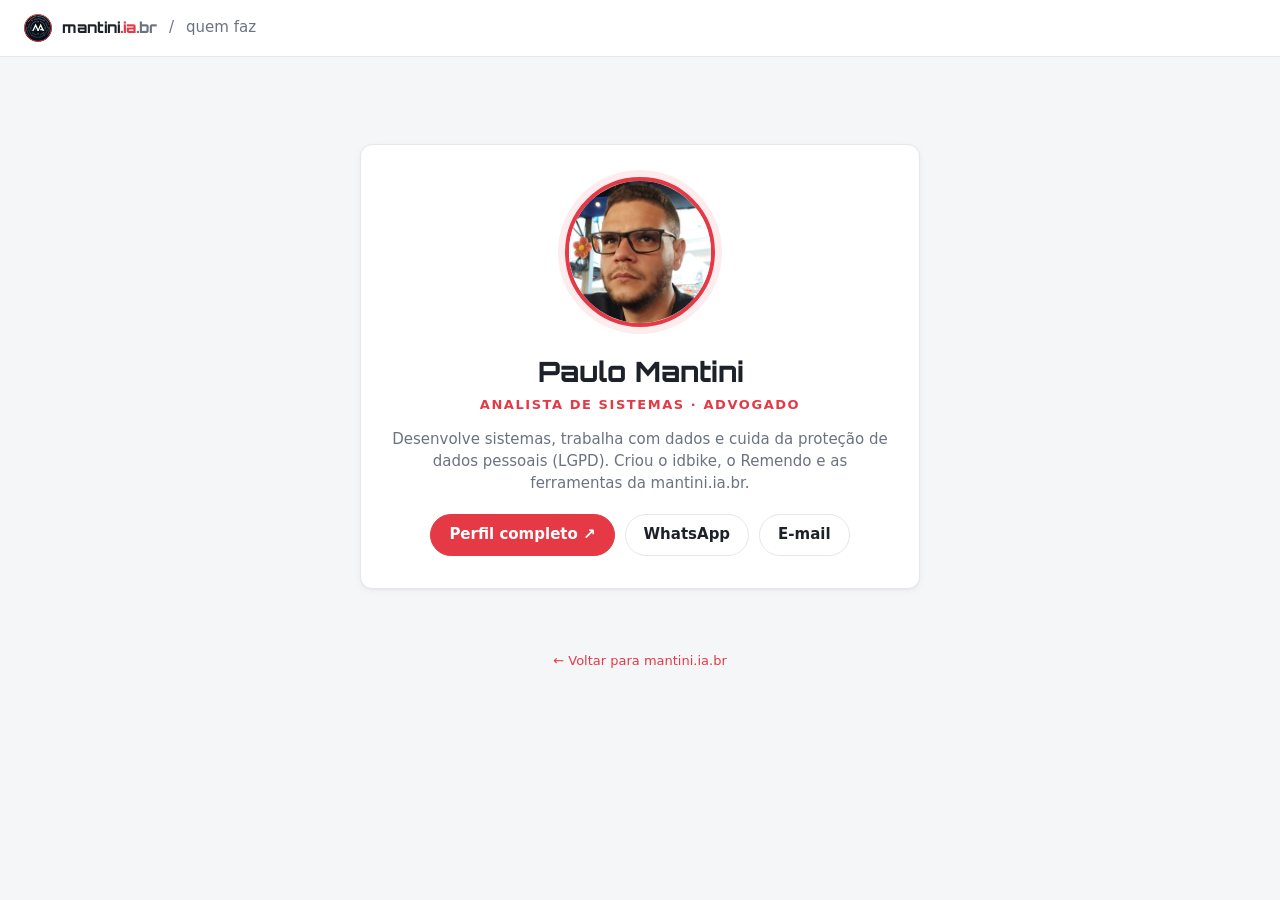
<file: quem-faz/index.html>
<!doctype html>
<html lang="pt-BR">
<head>
  <meta charset="utf-8">
  <meta name="viewport" content="width=device-width, initial-scale=1">
  <title>Quem faz — mantini.ia.br</title>
  <meta name="description" content="Quem faz a mantini.ia.br: Paulo Mantini, analista de sistemas e advogado.">
  <link rel="stylesheet" href="../assets/base.css?v=20261118a">
  <link rel="icon" href="../assets/icon.svg?v=20261121">
  <link rel="icon" type="image/png" sizes="32x32" href="../assets/favicon-32.png?v=20261121">
  <style>
    .perfil { max-width: 560px; margin: 7vh auto; text-align: center; padding: 32px 28px; }
    .perfil img { width: 150px; height: 150px; border-radius: 50%; object-fit: cover; border: 4px solid var(--accent); box-shadow: 0 0 0 7px var(--accent-soft); }
    .perfil h1 { font-family: 'Orbitron', system-ui, sans-serif; font-weight: 800; font-size: 28px; margin: 18px 0 4px; }
    .perfil .papel { color: var(--accent); font-weight: 700; text-transform: uppercase; letter-spacing: .12em; font-size: 13px; margin: 0 0 14px; }
    .perfil p { color: var(--muted); margin: 0 0 20px; }
    .perfil .botoes { display: flex; gap: 10px; justify-content: center; flex-wrap: wrap; }
    .perfil .botoes a { border-radius: 999px; padding: 9px 18px; font-weight: 600; border: 1px solid var(--line); color: var(--text); }
    .perfil .botoes a.principal { background: var(--accent); border-color: var(--accent); color: #fff; }
    .perfil .botoes a:hover { text-decoration: none; border-color: var(--accent); }
  </style>
</head>
<body>
  <header class="topbar"><a class="brand" href="../"><img src="../assets/icon.svg?v=20261121" width="28" height="28" alt=""><span>mantini<span class="ia">.ia</span><span class="tld">.br</span></span></a><span class="sep">/</span><span class="muted">quem faz</span></header>
  <main>
    <div class="card perfil">
      <img src="../assets/quem-faz.jpg?v=2" width="150" height="150" alt="Foto de Paulo Mantini">
      <h1>Paulo Mantini</h1>
      <p class="papel">Analista de Sistemas · Advogado</p>
      <p>Desenvolve sistemas, trabalha com dados e cuida da proteção de dados pessoais (LGPD). Criou o idbike, o Remendo e as ferramentas da mantini.ia.br.</p>
      <div class="botoes">
        <a class="principal" href="https://paulomantini.com.br" target="_blank" rel="noopener">Perfil completo ↗</a>
        <a href="https://wa.me/5521995930261?text=Ol%C3%A1!%20Vim%20pelo%20mantini.ia.br." target="_blank" rel="noopener">WhatsApp</a>
        <a href="mailto:pmantinidev@gmail.com?subject=Contato%20pelo%20mantini.ia.br">E-mail</a>
      </div>
    </div>
    <p class="small muted" style="text-align:center"><a href="../">← Voltar para mantini.ia.br</a></p>
  </main>
</body>
</html>
</file>
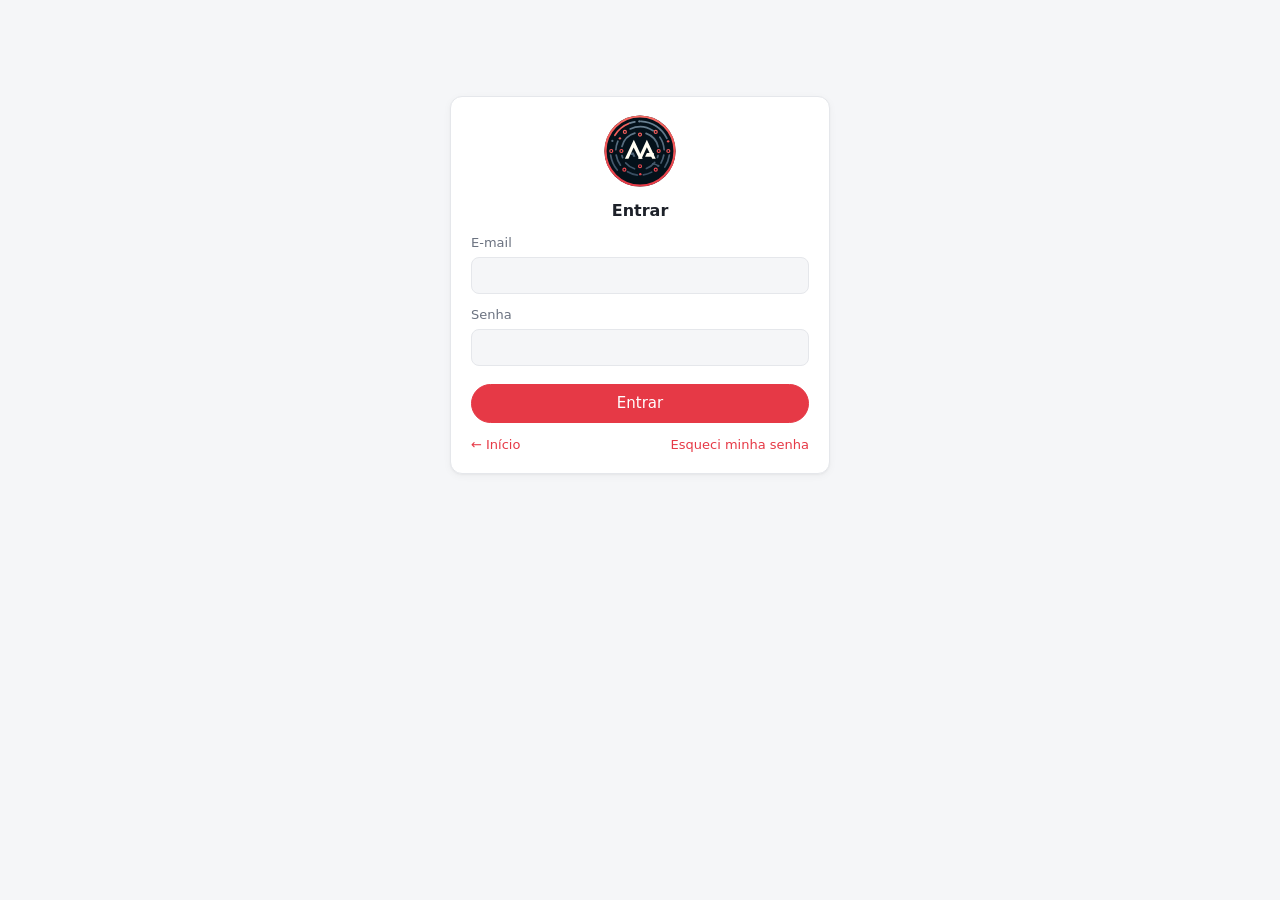
<file: videos/index.html>
<!doctype html>
<html lang="pt-BR">
<head>
  <meta charset="utf-8">
  <meta name="viewport" content="width=device-width, initial-scale=1">
  <title>Juntar vídeos — mantini.ia.br</title>
  <link rel="stylesheet" href="../assets/base.css?v=20261116a">
  <link rel="icon" href="../assets/sistemas/videos.svg?v=20261125">
  <style>
    .drop { display: block; cursor: pointer; border: 2px dashed var(--line); border-radius: var(--radius); padding: 26px; text-align: center; color: var(--muted); }
    .drop.over { border-color: var(--accent); background: var(--accent-soft); }
    .drop b { color: var(--text); font-size: 17px; }
    .tabela-wrap { overflow-x: auto; }
    td.num, th.num { text-align: right; white-space: nowrap; font-variant-numeric: tabular-nums; }
    td.acts { white-space: nowrap; text-align: right; }
    td.acts button { padding: 3px 9px; font-size: 12px; }
    tr.arrastando { opacity: .4; }
    tr[draggable] td:first-child { cursor: grab; }
    .thumb { width: 96px; height: 54px; object-fit: cover; border-radius: 6px; background: #000; display: block; }
    .erro-linha td { color: var(--danger); }
    .opcoes { display: flex; flex-wrap: wrap; gap: 12px; align-items: end; }
    .progresso { margin-top: 12px; }
    progress { width: 100%; height: 14px; }
    .stats { display: flex; flex-wrap: wrap; gap: 8px 22px; font-size: 14px; margin-top: 6px; font-variant-numeric: tabular-nums; }
    .stats b { font-size: 16px; }
    .aviso { border-left: 3px solid #d97706; padding: 8px 12px; background: var(--card); border-radius: 6px; margin-bottom: 12px; font-size: 14px; }
    .aviso.erro { border-left-color: var(--danger); }
    .aviso.ok { border-left-color: #16a34a; }
    .resumo { display: grid; grid-template-columns: repeat(auto-fit, minmax(190px, 1fr)); gap: 12px; margin: 10px 0; }
    .resumo div span { display: block; font-size: 12px; color: var(--muted); text-transform: uppercase; letter-spacing: .03em; }
    .resumo div b { font-size: 18px; overflow-wrap: anywhere; display: block; }
    .lances { display: grid; grid-template-columns: repeat(auto-fill, minmax(170px, 1fr)); gap: 10px; margin: 12px 0; }
    .lance { display: grid; grid-template-columns: auto 1fr; gap: 4px 8px; align-items: center; border: 2px solid var(--line); border-radius: 10px; padding: 6px; cursor: pointer; font-size: 13px; }
    .lance.on { border-color: var(--accent); background: var(--accent-soft); }
    .lance img, .lance .sem-img { grid-column: 1 / -1; width: 100%; aspect-ratio: 16 / 9; object-fit: cover; border-radius: 6px; background: #000; display: block; }
    .lance input { grid-row: 2; }
    .lance .quando { font-variant-numeric: tabular-nums; }
    .lance b { grid-column: 1 / -1; font-size: 14px; }
  </style>
</head>
<body>
  <header class="topbar">
    <a class="brand" href="../"><img src="../assets/icon.svg?v=20261121" width="28" height="28" alt=""><span>mantini<span class="ia">.ia</span><span class="tld">.br</span></span></a><span class="sep">/</span><a href="./" class="sys-name"><img src="../assets/sistemas/videos.svg?v=20261125" width="28" height="28" alt="">Juntar vídeos</a>
    <span class="spacer"></span>
    <span id="user-slot"></span>
  </header>

  <main>
    <div id="sem-suporte" class="aviso erro hidden"></div>

    <div class="card">
      <h1 style="margin:0 0 4px;font-size:22px">Juntar vídeos da câmera e converter para MP4</h1>
      <p class="muted" style="margin:0 0 14px">Junta vários arquivos .avi da câmera de ação num único vídeo MP4 (H.264), pronto para o YouTube.
        Tudo acontece <b>no seu computador</b>: os vídeos não são enviados para lugar nenhum.</p>
      <label class="drop" id="drop">
        <input type="file" id="arquivos" accept=".avi,video/x-msvideo,video/avi" multiple hidden>
        <b>Arraste aqui os vídeos .avi</b><br>ou clique para escolher (pode selecionar vários de uma vez)
      </label>
    </div>

    <div class="card hidden" id="card-lista">
      <div class="opcoes" style="justify-content:space-between;margin-bottom:10px">
        <h2 style="margin:0">Vídeos, na ordem em que serão juntados</h2>
        <div class="row">
          <button id="ordenar-nome">Ordenar por nome</button>
          <button id="limpar">Limpar lista</button>
        </div>
      </div>
      <p class="small muted" style="margin-top:0">Arraste as linhas (ou use ↑ ↓) para mudar a ordem.</p>
      <div id="checagem"></div>
      <div class="tabela-wrap"><table>
        <thead><tr><th></th><th>#</th><th>Arquivo</th><th class="num">Duração</th><th>Vídeo</th><th>Áudio</th><th class="num">Tamanho</th><th></th></tr></thead>
        <tbody id="lista"></tbody>
        <tfoot><tr><td></td><td></td><td><b>Total</b></td><td class="num"><b id="tot-dur"></b></td><td></td><td></td><td class="num"><b id="tot-tam"></b></td><td></td></tr></tfoot>
      </table></div>
    </div>

    <div class="card hidden" id="card-converter">
      <h2 style="margin-top:0">Converter</h2>
      <div class="opcoes">
        <label class="field">Qualidade
          <select id="qualidade">
            <option value="1080:10">1080p · 10 Mbps — arquivo menor</option>
            <option value="1080:20">1080p · 20 Mbps</option>
            <option value="1440:24" selected>1440p · 24 Mbps — recomendado para o YouTube</option>
            <option value="2160:45">4K · 45 Mbps — máximo (mais lento, arquivo grande)</option>
          </select>
        </label>
        <label class="field" style="min-width:280px;flex:1">Nome do arquivo final<input id="nome-saida"></label>
        <label class="field" title="Ao terminar, gera também um MP4 curto (arquivo separado, terminado em _resumo) com os lances escolhidos automaticamente">Gerar o resumo junto
          <select id="junto-resumo">
            <option value="">Não</option>
            <option value="futebol">Sim — futebol (gols)</option>
            <option value="bike">Sim — bike (maior velocidade)</option>
          </select>
        </label>
        <button class="primary" id="converter">Juntar e converter</button>
      </div>
      <p class="small muted" style="margin:10px 0 0">💡 Por que 1440p se a câmera grava em 1080p? O YouTube recomprime todo vídeo e dá
        <b>muito mais qualidade</b> (codec VP9/AV1 e mais bitrate) aos enviados em 1440p ou 4K — inclusive para quem assiste em 1080p.
        Em vídeos com muito movimento, como os de câmera de ação, a diferença é grande.</p>
      <p class="small muted" id="estimativa" style="margin-bottom:0"></p>

      <div class="progresso hidden" id="progresso">
        <progress id="barra" max="1" value="0"></progress>
        <div class="stats">
          <span>Progresso <b id="st-pct">0%</b></span>
          <span>Vídeo <b id="st-tempo">0:00</b> de <span id="st-total"></span></span>
          <span>Velocidade <b id="st-vel">—</b></span>
          <span>Falta cerca de <b id="st-eta">—</b></span>
          <span class="muted" id="st-arquivo"></span>
        </div>
        <p class="small muted" style="margin:8px 0 0">Mantenha esta aba aberta até terminar. O arquivo vai sendo gravado direto na pasta escolhida.</p>
        <div class="row" style="margin-top:10px"><button id="cancelar" class="danger">Cancelar</button></div>
      </div>
    </div>

    <div class="card hidden" id="card-fim">
      <h2 style="margin-top:0">✅ Vídeo pronto</h2>
      <div class="resumo" id="resumo-fim"></div>
      <p class="small muted" id="fim-txt"></p>
      <div class="row"><a class="btn hidden" id="baixar">Baixar o MP4</a><a class="btn" href="https://studio.youtube.com/" target="_blank" rel="noopener">Abrir o YouTube Studio ↗</a></div>
    </div>

    <div class="card hidden" id="card-resumo">
      <h2 style="margin-top:0">Resumo dos melhores momentos</h2>
      <p class="small muted" style="margin-top:0">Gera um MP4 curto só com os lances: no <b>futebol</b>, os momentos de comemoração (pelo som);
        na <b>bike</b>, os trechos de maior velocidade (pelo GPX do Strava). Você confere as miniaturas e escolhe o que entra —
        ou marque "Gerar o resumo junto" na conversão para ele sair automaticamente, num arquivo separado. Para a bike, escolha o GPX antes de converter.</p>
      <div class="opcoes">
        <label class="field">Tipo
          <select id="rs-tipo">
            <option value="futebol">Futebol — gols</option>
            <option value="bike">Bike — maior velocidade</option>
          </select>
        </label>
        <label class="field">Duração do resumo
          <select id="rs-total">
            <option value="60">1 min</option><option value="120">2 min</option><option value="180" selected>3 min</option><option value="300">5 min</option>
          </select>
        </label>
        <label class="field">Cada lance
          <select id="rs-lance">
            <option value="8">8 s</option><option value="12">12 s</option><option value="15" selected>15 s</option><option value="20">20 s</option><option value="30">30 s</option>
          </select>
        </label>
      </div>
      <div id="rs-bike" class="hidden" style="margin-top:12px">
        <div class="opcoes">
          <label class="btn">Escolher GPX/TCX do Strava<input type="file" id="rs-gpx" accept=".gpx,.tcx,application/gpx+xml" hidden></label>
          <label class="field">Ajuste do relógio da câmera<input id="rs-ajuste" placeholder="0:00" style="width:110px" title="Ex.: 1:02:10 ou -0:45 (h:min:s ou min:s)"></label>
          <button id="rs-alinhar">Alinhar automaticamente</button>
          <label id="rs-vel-wrap" class="hidden" style="display:flex;gap:6px;align-items:center"><input type="checkbox" id="rs-vel" checked> Mostrar a velocidade no vídeo</label>
        </div>
        <p class="small muted" id="rs-trilha-info" style="margin:8px 0 0"></p>
        <p class="small muted" id="rs-alinhar-info" style="margin:4px 0 0"></p>
      </div>
      <div class="row" style="margin-top:12px"><button id="rs-analisar">Analisar vídeos</button><span class="small muted" id="rs-status"></span></div>
      <div class="progresso"><progress id="rs-barra" class="hidden" max="1" value="0"></progress><div class="small muted" id="rs-prog"></div></div>
      <p class="small muted" id="rs-nota" style="margin-bottom:0"></p>
      <div class="lances" id="rs-lista"></div>
      <div class="row"><button class="primary" id="rs-gerar" disabled>Gerar resumo</button><button id="rs-cancelar" class="danger hidden">Cancelar</button><span class="small muted" id="rs-soma"></span></div>
      <div id="rs-fim" style="margin-top:12px"></div>
    </div>

    <p class="small muted">Como funciona: cada quadro da câmera (MJPEG) é lido pelo navegador e recodificado em H.264 pelo
      codificador de vídeo do computador (WebCodecs); o áudio vira AAC (ou Opus, se o navegador não tiver AAC).
      Funciona no Chrome e no Edge para computador.</p>
  </main>

  <div id="toast" role="status" style="position:fixed;bottom:18px;left:50%;transform:translateX(-50%);background:var(--text);color:var(--bg);padding:10px 16px;border-radius:10px;font-size:14px;display:none;z-index:10"></div>

  <script src="../assets/vendor/supabase-2.119.0.js"></script>
  <script src="../assets/config.js"></script>
  <script src="../assets/auth.js?v=20261115a" data-root="../" data-protect></script>
  <script src="../assets/vendor/mp4-muxer-5.2.2.js"></script>
  <script src="avi.js?v=20261125b"></script>
  <script src="app.js?v=20261127b"></script>
  <script src="resumo.js?v=20261127b"></script>
</body>
</html>
</file>
<file: assets/base.css>
/* Orbitron (SIL Open Font License 1.1 — ver assets/fonts/OFL-Orbitron.txt) */
@font-face { font-family: 'Orbitron'; font-weight: 800; font-display: swap; src: url('fonts/orbitron-800.woff2') format('woff2'); }

/* Estilo compartilhado entre o portal e todos os sistemas. */
:root {
  --bg: #f5f6f8;
  --card: #ffffff;
  --text: #1d2129;
  --muted: #6b7280;
  --line: #e5e7eb;
  --accent: #e63946;
  --accent-soft: #fdecee;
  --ok: #16a34a;
  --warn: #d97706;
  --danger: #b91c1c;
  --radius: 12px;
  --shadow: 0 1px 2px rgba(0,0,0,.04), 0 2px 8px rgba(0,0,0,.04);
  font-family: system-ui, -apple-system, "Segoe UI", Roboto, sans-serif;
  color-scheme: light dark;
}
@media (prefers-color-scheme: dark) {
  :root {
    --bg: #111318; --card: #1a1d24; --text: #e6e8ec; --muted: #9aa1ad;
    --line: #2a2f39; --accent: #ff5c66; --accent-soft: #3a1c20; --danger: #f87171;
    --shadow: none;
  }
}
* { box-sizing: border-box; }
body { margin: 0; background: var(--bg); color: var(--text); font-size: 15px; line-height: 1.45; }
a { color: var(--accent); text-decoration: none; }
a:hover { text-decoration: underline; }

.topbar {
  display: flex; align-items: center; gap: 12px;
  padding: 14px 24px; background: var(--card); border-bottom: 1px solid var(--line);
}
.topbar .brand { font-weight: 700; color: var(--text); }
.topbar .sep { color: var(--muted); }
.topbar .spacer { flex: 1; }
main { max-width: 1100px; margin: 0 auto; padding: 24px; }

.card {
  background: var(--card); border: 1px solid var(--line); border-radius: var(--radius);
  box-shadow: var(--shadow); padding: 18px 20px; margin-bottom: 16px;
}
.card h2 { margin: 0 0 12px; font-size: 16px; }
.muted { color: var(--muted); }
.small { font-size: 13px; }
.row { display: flex; flex-wrap: wrap; gap: 10px; align-items: end; }
.row > .grow { flex: 1; min-width: 160px; }

label.field { display: flex; flex-direction: column; gap: 4px; font-size: 13px; color: var(--muted); }
input, select {
  font: inherit; color: var(--text); background: var(--bg);
  border: 1px solid var(--line); border-radius: 8px; padding: 8px 10px;
}
input:focus, select:focus { outline: 2px solid var(--accent-soft); border-color: var(--accent); }

button, .btn {
  font: inherit; cursor: pointer; border-radius: 999px; padding: 8px 16px;
  border: 1px solid var(--line); background: var(--card); color: var(--text);
}
button:hover, .btn:hover { border-color: var(--accent); text-decoration: none; }
button.primary { background: var(--accent); border-color: var(--accent); color: #fff; }
button.danger { color: var(--danger); }
button.ok { background: var(--ok); border-color: var(--ok); color: #fff; }
button.warn { background: var(--warn); border-color: var(--warn); color: #fff; }
button:disabled { opacity: .45; cursor: not-allowed; }

table { width: 100%; border-collapse: collapse; font-size: 14px; }
th, td { text-align: left; padding: 8px 10px; border-bottom: 1px solid var(--line); }
th { color: var(--muted); font-weight: 600; font-size: 12px; text-transform: uppercase; letter-spacing: .03em; }
td.num, th.num { text-align: right; font-variant-numeric: tabular-nums; }
tbody tr:hover { background: var(--accent-soft); }
tr.running td { font-weight: 600; }
.pos { color: var(--ok); } .neg { color: var(--danger); }

.tabs { display: flex; gap: 4px; margin-bottom: 16px; flex-wrap: wrap; }
.tabs button { border-radius: 999px; }
.tabs button.active { background: var(--accent); color: #fff; border-color: var(--accent); }

.badge { display: inline-block; padding: 2px 10px; border-radius: 999px; font-size: 12px; background: var(--line); color: var(--muted); }
.badge.on { background: #dcfce7; color: #166534; }
.badge.pause { background: #fef3c7; color: #92400e; }

dialog { border: 1px solid var(--line); border-radius: var(--radius); background: var(--card); color: var(--text); padding: 20px; min-width: 320px; }
dialog::backdrop { background: rgba(0,0,0,.35); }
dialog .actions { display: flex; justify-content: flex-end; gap: 8px; margin-top: 16px; }

.grid { display: grid; grid-template-columns: repeat(auto-fill, minmax(260px, 1fr)); gap: 16px; }
.big { font-size: 28px; font-weight: 700; font-variant-numeric: tabular-nums; }
.hidden { display: none !important; }

.topbar .brand { display: inline-flex; align-items: center; gap: 10px; font-family: 'Orbitron', system-ui, sans-serif; font-weight: 800; }
.topbar .brand img { width: 28px; height: 28px; flex: none; }
.topbar .brand .ia { color: var(--accent); }
.topbar .brand .tld { color: var(--muted); font-weight: 500; }

/* Páginas protegidas ficam ocultas até o login ser confirmado */
html.auth-pending body > main { visibility: hidden; }
#user-slot { display: flex; align-items: center; gap: 10px; }
#user-slot button, #user-slot .btn { padding: 5px 12px; font-size: 13px; }
.notice { padding: 10px 14px; border-radius: 10px; background: var(--accent-soft); color: var(--text); margin-bottom: 14px; }
.error { color: var(--danger); }

/* ícone do sistema na barra do topo */
.topbar .sys-name { display: inline-flex; align-items: center; gap: 8px; color: var(--text); }
.topbar .sys-name img { width: 28px; height: 28px; flex: none; }

progress { accent-color: var(--accent); }
</file>
<file: admin/admin.css>
/* Admin — estilos próprios (a página não aceita estilos embutidos, por segurança). */
.box { max-width: 420px; margin: 6vh auto 16px; }
.stack { display: flex; flex-direction: column; gap: 12px; }
.codigo { font-size: 24px; letter-spacing: .3em; text-align: center; font-variant-numeric: tabular-nums; }
.qr { display: flex; justify-content: center; background: #fff; border-radius: 12px; padding: 12px; margin: 10px 0; }
.qr img { width: 200px; height: 200px; }
#msg { text-align: center; }
#conta { display: inline-flex; align-items: center; gap: 10px; }
#conta button { padding: 5px 12px; font-size: 13px; }

.resumo { display: grid; grid-template-columns: repeat(auto-fit, minmax(150px, 1fr)); gap: 12px; margin-bottom: 16px; }
.resumo div { background: var(--card); border: 1px solid var(--line); border-radius: var(--radius); padding: 12px 16px; }
.resumo span { display: block; font-size: 12px; color: var(--muted); text-transform: uppercase; letter-spacing: .03em; }
.resumo b { font-size: 24px; font-variant-numeric: tabular-nums; }

fieldset.field { border: 0; padding: 0; margin: 0; }
fieldset.field legend { font-size: 13px; color: var(--muted); padding: 0; margin-bottom: 4px; }
.checks { display: flex; flex-direction: column; gap: 4px; font-size: 14px; color: var(--text); }
.checks label, .check-admin { display: flex; gap: 6px; align-items: center; cursor: pointer; }
.check-admin { font-size: 14px; padding-bottom: 8px; }

.head { display: flex; justify-content: space-between; align-items: center; gap: 12px; margin-bottom: 8px; flex-wrap: wrap; }
.head h2 { margin: 0; }
.tabela { overflow-x: auto; }
td { vertical-align: top; }
td .email { font-weight: 600; }
td .tags { display: flex; gap: 4px; flex-wrap: wrap; margin-top: 4px; }
.tag { font-size: 11px; padding: 1px 8px; border-radius: 999px; background: var(--line); color: var(--muted); white-space: nowrap; }
.tag.admin { background: #fee2e2; color: #b91c1c; }
.tag.bloqueado { background: #1d2129; color: #fff; }
.tag.alerta { background: #fef3c7; color: #92400e; }
.tag.ok { background: #dcfce7; color: #166534; }
td.sis label { display: flex; gap: 6px; align-items: center; font-size: 13px; white-space: nowrap; }
td.acoes { min-width: 230px; }
td.acoes .botoes { display: flex; flex-wrap: wrap; gap: 4px; justify-content: flex-end; }
td.acoes button { padding: 3px 9px; font-size: 12px; }
tr.eu td { background: var(--accent-soft); }
#log td { font-size: 13px; }
#log td.detalhe { color: var(--muted); font-family: ui-monospace, monospace; font-size: 12px; }

.senha-box { display: flex; gap: 10px; align-items: center; justify-content: center; margin: 16px 0; }
.senha-box code { font-size: 22px; background: var(--bg); border: 1px solid var(--line); border-radius: 8px; padding: 8px 14px; letter-spacing: .05em; user-select: all; }
</file>
